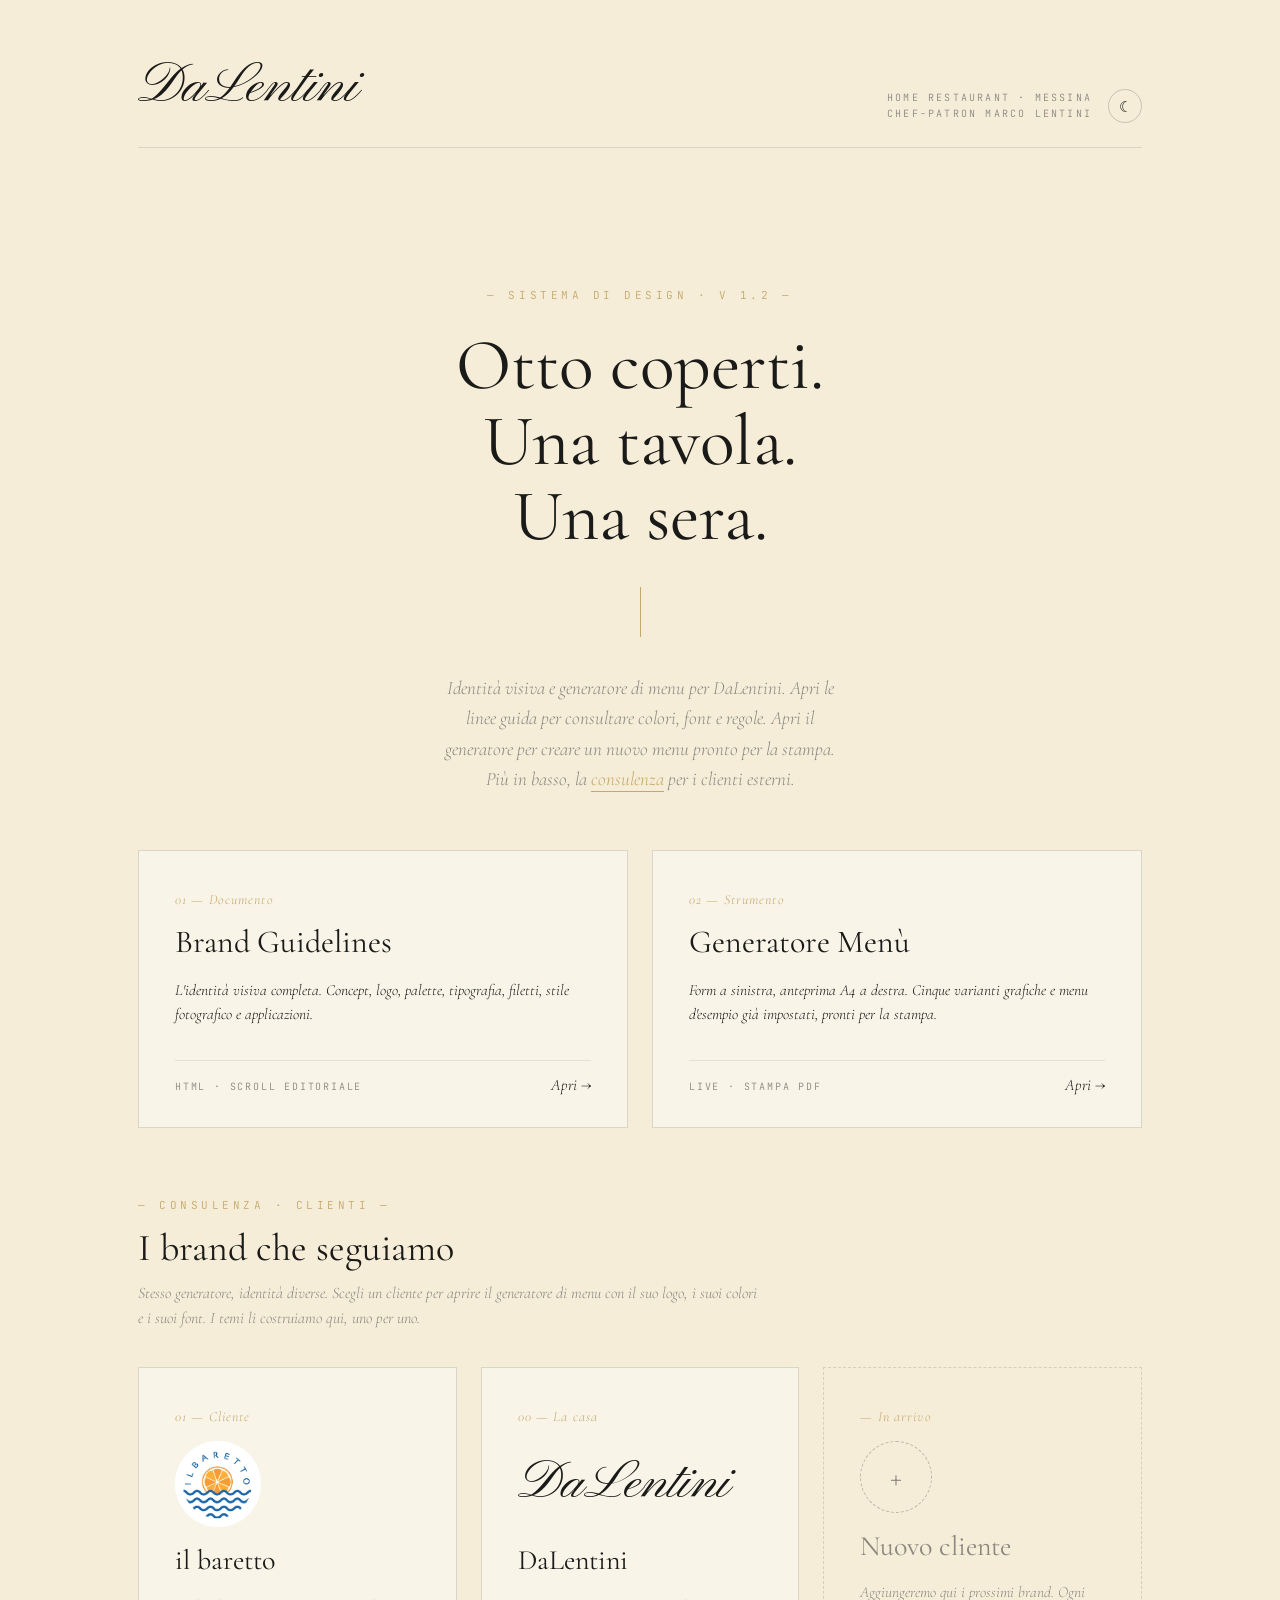
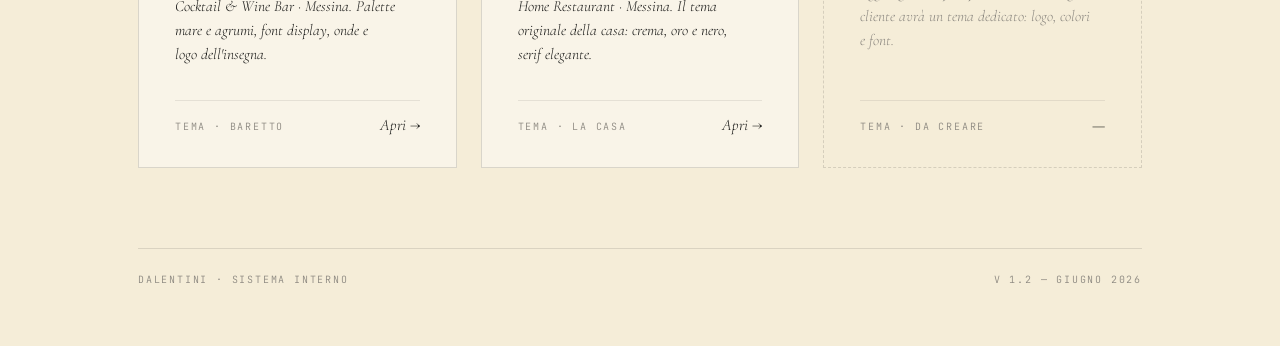
<file: index.html>
<!DOCTYPE html>
<html lang="it">
<head>
<meta charset="UTF-8">
<title>DaLentini · Sistema</title>
<meta name="viewport" content="width=device-width, initial-scale=1.0">
<meta name="color-scheme" content="light dark">
<meta name="darkreader-lock">
<script>(function(){try{var t=localStorage.getItem('ui.theme')||'light';document.documentElement.setAttribute('data-theme',t);}catch(e){document.documentElement.setAttribute('data-theme','light');}})();</script>
<link rel="manifest" href="manifest.webmanifest">
<meta name="theme-color" content="#1A1A18">
<meta name="apple-mobile-web-app-capable" content="yes">
<meta name="apple-mobile-web-app-title" content="DaLentini">
<link rel="apple-touch-icon" href="apple-touch-icon.png">
<script>
if('serviceWorker' in navigator){
  addEventListener('load',function(){
    navigator.serviceWorker.register('sw.js').then(function(reg){
      // Quando una nuova versione viene attivata, ricarica una volta sola
      reg.addEventListener('updatefound',function(){
        var nw=reg.installing; if(!nw) return;
        nw.addEventListener('statechange',function(){
          if(nw.state==='activated' && navigator.serviceWorker.controller) location.reload();
        });
      });
    }).catch(function(){});
  });
}
</script>
<link rel="preconnect" href="https://fonts.googleapis.com">
<link rel="preconnect" href="https://fonts.gstatic.com" crossorigin>
<link href="https://fonts.googleapis.com/css2?family=Pinyon+Script&family=Cormorant+Garamond:ital,wght@0,300;0,400;0,500;1,300;1,400&family=Poppins:ital,wght@0,300;0,400;1,300;1,400&family=JetBrains+Mono:wght@400&display=swap" rel="stylesheet">
<style>
  :root{
    color-scheme: light;
    --cream:#F5EDD8;
    --ink:#1A1A18;
    --gold:#C4A86A;
    --warm-grey:#8C8880;
    --card: color-mix(in srgb, var(--cream) 60%, white);
    --f-display:'Palace Script MT','Pinyon Script', cursive;
    --f-serif:'Cormorant Garamond','Palatino Linotype', Palatino, serif;
    --f-body:'Poppins', system-ui, sans-serif;
    --f-mono:'JetBrains Mono', ui-monospace, monospace;
  }
  :root[data-theme="dark"]{
    color-scheme: dark;
    --cream:#16150F;
    --ink:#F3ECD9;
    --gold:#D8BE7E;
    --warm-grey:#9A9382;
    --card: color-mix(in srgb, var(--cream) 70%, #2a2820);
  }
  *{ box-sizing: border-box; margin: 0; padding: 0;}
  body{
    background: var(--cream);
    color: var(--ink);
    font-family: var(--f-body);
    font-weight: 300;
    min-height: 100vh;
    -webkit-font-smoothing: antialiased;
    -moz-osx-font-smoothing: grayscale;
    display: flex;
    flex-direction: column;
  }
  .page{
    flex: 1;
    max-width: 1100px;
    width: 100%;
    margin: 0 auto;
    padding: 60px 48px;
    display: grid;
    grid-template-rows: auto 1fr auto;
    gap: 80px;
  }
  header{
    display: flex;
    justify-content: space-between;
    align-items: baseline;
    border-bottom: 1px solid color-mix(in srgb, var(--ink) 12%, transparent);
    padding-bottom: 24px;
  }
  .brand{
    font-family: var(--f-display);
    font-size: 56px;
    line-height: 1;
    color: var(--ink);
  }
  .stamp{
    font-family: var(--f-mono);
    font-size: 10px;
    letter-spacing: 0.22em;
    text-transform: uppercase;
    color: var(--warm-grey);
    text-align: right;
    line-height: 1.6;
  }
  .head-right{ display: flex; align-items: center; gap: 16px;}
  .theme-toggle{
    width: 34px; height: 34px;
    flex: 0 0 auto;
    border: 1px solid color-mix(in srgb, var(--ink) 20%, transparent);
    background: transparent;
    color: var(--ink);
    border-radius: 50%;
    cursor: pointer;
    font-size: 15px; line-height: 1;
    display: inline-flex; align-items: center; justify-content: center;
    transition: all .2s ease;
  }
  .theme-toggle:hover{ background: var(--ink); color: var(--cream); border-color: var(--ink);}
  :where(a, button):focus-visible{ outline: 2px solid var(--gold); outline-offset: 3px;}

  .hero{
    display: flex;
    flex-direction: column;
    align-items: center;
    text-align: center;
    padding: 60px 0 20px;
  }
  .eyebrow{
    font-family: var(--f-mono);
    font-size: 11px;
    letter-spacing: 0.32em;
    text-transform: uppercase;
    color: var(--gold);
    margin-bottom: 26px;
  }
  .hero h1{
    font-family: var(--f-serif);
    font-weight: 400;
    font-size: clamp(40px, 6vw, 72px);
    line-height: 1.05;
    max-width: 14ch;
    text-wrap: balance;
  }
  .hero p{
    font-family: var(--f-serif);
    font-style: italic;
    font-size: clamp(16px, 1.5vw, 19px);
    color: var(--warm-grey);
    max-width: 52ch;
    margin-top: 22px;
    line-height: 1.6;
  }
  .hero-rule{
    width: 1px; height: 50px;
    background: var(--gold);
    margin: 32px 0 14px;
  }

  .cards{
    display: grid;
    grid-template-columns: 1fr 1fr;
    gap: 24px;
    margin-top: 36px;
  }
  .card{
    text-decoration: none;
    color: inherit;
    border: 1px solid color-mix(in srgb, var(--ink) 14%, transparent);
    padding: 40px 36px 32px;
    display: flex;
    flex-direction: column;
    gap: 16px;
    background: var(--card);
    transition: all .2s ease;
    position: relative;
    min-height: 260px;
  }
  .card:hover{
    background: var(--ink);
    color: var(--cream);
    border-color: var(--ink);
  }
  .card:hover .num{ color: var(--gold);}
  .card:hover .arrow{ color: var(--gold);}
  .card:hover .meta{ color: color-mix(in srgb, var(--cream) 70%, transparent);}
  .num{
    font-family: var(--f-serif);
    font-style: italic;
    font-size: 14px;
    color: var(--gold);
    letter-spacing: 0.08em;
    transition: color .2s;
  }
  .card h2{
    font-family: var(--f-serif);
    font-weight: 400;
    font-size: 32px;
    line-height: 1.1;
    text-wrap: balance;
  }
  .card .desc{
    font-family: var(--f-serif);
    font-style: italic;
    font-size: 15.5px;
    line-height: 1.55;
    margin-top: 2px;
    flex: 1;
    text-wrap: pretty;
  }
  .card .meta{
    font-family: var(--f-mono);
    font-size: 10px;
    letter-spacing: 0.18em;
    text-transform: uppercase;
    color: var(--warm-grey);
    margin-top: 18px;
    padding-top: 14px;
    border-top: 1px solid color-mix(in srgb, currentColor 18%, transparent);
    display: flex;
    justify-content: space-between;
    align-items: baseline;
    transition: color .2s;
  }
  .card .arrow{
    font-family: var(--f-serif);
    font-style: italic;
    font-size: 16px;
    color: var(--ink);
    transition: color .2s;
    letter-spacing: 0;
    text-transform: none;
  }

  footer{
    border-top: 1px solid color-mix(in srgb, var(--ink) 12%, transparent);
    padding-top: 24px;
    display: flex;
    justify-content: space-between;
    font-family: var(--f-mono);
    font-size: 10px;
    letter-spacing: 0.18em;
    text-transform: uppercase;
    color: var(--warm-grey);
  }

  .hero-link{ color: var(--gold); text-decoration: none; border-bottom: 1px solid currentColor; padding-bottom: 1px;}
  .hero-link:hover{ color: var(--ink);}

  /* Consulenza · clienti */
  .consulenza{ margin-top: 70px;}
  .section-head{ max-width: 62ch; margin-bottom: 30px;}
  .section-head .eyebrow{ margin-bottom: 16px;}
  .section-title{
    font-family: var(--f-serif);
    font-weight: 400;
    font-size: clamp(26px, 3vw, 38px);
    line-height: 1.1;
  }
  .section-desc{
    font-family: var(--f-serif);
    font-style: italic;
    font-size: 16px;
    color: var(--warm-grey);
    margin-top: 12px;
    line-height: 1.55;
  }
  .client-cards{ grid-template-columns: 1fr 1fr 1fr;}
  .client-card{ min-height: 280px;}
  .client-logo{
    height: 86px;
    display: flex;
    align-items: center;
    justify-content: flex-start;
    margin-bottom: 2px;
  }
  .client-logo img{ height: 86px; width: auto; object-fit: contain;}
  .client-logo-chip{
    width: 86px; height: 86px;
    border-radius: 50%;
    overflow: hidden;
    background: #fff;
    display: flex; align-items: center; justify-content: center;
    flex: 0 0 auto;
  }
  .client-logo-chip img{ width: 86px; height: 86px; object-fit: contain;}
  .client-logo-word{
    font-family: var(--f-display);
    font-size: 54px;
    line-height: 1;
    color: var(--ink);
  }
  .client-logo-empty{
    width: 72px; height: 72px;
    border: 1px dashed color-mix(in srgb, var(--ink) 28%, transparent);
    border-radius: 50%;
    display: flex; align-items: center; justify-content: center;
    font-family: var(--f-serif);
    font-size: 30px;
    color: var(--warm-grey);
  }
  .client-card h3{
    font-family: var(--f-serif);
    font-weight: 400;
    font-size: 28px;
    line-height: 1.1;
  }
  .card-empty{
    cursor: default;
    background: transparent;
    border-style: dashed;
    color: var(--warm-grey);
  }
  .card-empty:hover{
    background: transparent;
    color: var(--warm-grey);
    border-color: color-mix(in srgb, var(--ink) 20%, transparent);
  }
  .card-empty:hover .arrow{ color: var(--warm-grey);}

  @media (max-width: 760px){
    .cards{ grid-template-columns: 1fr;}
    .client-cards{ grid-template-columns: 1fr;}
    .page{ padding: 40px 24px; gap: 50px;}
    .brand{ font-size: 42px;}
  }
</style>
</head>
<body>
<div class="page">

  <header>
    <span class="brand">DaLentini</span>
    <div class="head-right">
      <span class="stamp">Home Restaurant · Messina<br>chef-patron Marco Lentini</span>
      <button class="theme-toggle" id="themeToggle" type="button" aria-label="Cambia tema chiaro/scuro" title="Cambia tema">☾</button>
    </div>
  </header>

  <main>
    <div class="hero">
      <div class="eyebrow">— Sistema di Design · v 1.2 —</div>
      <h1>Otto coperti.<br/>Una tavola.<br/>Una sera.</h1>
      <div class="hero-rule"></div>
      <p>Identità visiva e generatore di menu per <em>DaLentini</em>. Apri le linee guida per consultare colori, font e regole. Apri il generatore per creare un nuovo menu pronto per la stampa. Più in basso, la <a href="#consulenza" class="hero-link">consulenza</a> per i clienti esterni.</p>
    </div>

    <div class="cards">
      <a href="Brand Guidelines.html" class="card">
        <div class="num">01 — Documento</div>
        <h2>Brand Guidelines</h2>
        <div class="desc">L'identità visiva completa. Concept, logo, palette, tipografia, filetti, stile fotografico e applicazioni.</div>
        <div class="meta">
          <span>HTML · scroll editoriale</span>
          <span class="arrow">Apri →</span>
        </div>
      </a>
      <a href="Menu Generator.html?client=dalentini" class="card">
        <div class="num">02 — Strumento</div>
        <h2>Generatore Menù</h2>
        <div class="desc">Form a sinistra, anteprima A4 a destra. Cinque varianti grafiche e menu d'esempio già impostati, pronti per la stampa.</div>
        <div class="meta">
          <span>Live · stampa PDF</span>
          <span class="arrow">Apri →</span>
        </div>
      </a>
    </div>

    <section id="consulenza" class="consulenza">
      <div class="section-head">
        <div class="eyebrow">— Consulenza · Clienti —</div>
        <h2 class="section-title">I brand che seguiamo</h2>
        <p class="section-desc">Stesso generatore, identità diverse. Scegli un cliente per aprire il generatore di menu con il suo logo, i suoi colori e i suoi font. I temi li costruiamo qui, uno per uno.</p>
      </div>
      <div class="cards client-cards">
        <a href="Menu Generator.html?client=baretto" class="card client-card">
          <div class="num">01 — Cliente</div>
          <div class="client-logo client-logo-chip"><img src="baretto/baretto.png" alt="il baretto"></div>
          <h3>il baretto</h3>
          <div class="desc">Cocktail &amp; Wine Bar · Messina. Palette mare e agrumi, font display, onde e logo dell'insegna.</div>
          <div class="meta">
            <span>Tema · Baretto</span>
            <span class="arrow">Apri →</span>
          </div>
        </a>
        <a href="Menu Generator.html?client=dalentini" class="card client-card">
          <div class="num">00 — La casa</div>
          <div class="client-logo client-logo-word">DaLentini</div>
          <h3>DaLentini</h3>
          <div class="desc">Home Restaurant · Messina. Il tema originale della casa: crema, oro e nero, serif elegante.</div>
          <div class="meta">
            <span>Tema · La casa</span>
            <span class="arrow">Apri →</span>
          </div>
        </a>
        <div class="card client-card card-empty">
          <div class="num">— In arrivo</div>
          <div class="client-logo client-logo-empty">+</div>
          <h3>Nuovo cliente</h3>
          <div class="desc">Aggiungeremo qui i prossimi brand. Ogni cliente avrà un tema dedicato: logo, colori e font.</div>
          <div class="meta">
            <span>Tema · da creare</span>
            <span class="arrow">—</span>
          </div>
        </div>
      </div>
    </section>
  </main>

  <footer>
    <span>DaLentini · sistema interno</span>
    <span>v 1.2 — giugno 2026</span>
  </footer>

</div>
<script>
  (function(){
    var btn = document.getElementById('themeToggle');
    if(!btn) return;
    var root = document.documentElement;
    function sync(){ btn.textContent = root.getAttribute('data-theme') === 'dark' ? '☀' : '☾'; }
    sync();
    btn.addEventListener('click', function(){
      var next = root.getAttribute('data-theme') === 'dark' ? 'light' : 'dark';
      root.setAttribute('data-theme', next);
      try{ localStorage.setItem('ui.theme', next); }catch(e){}
      sync();
    });
  })();
</script>
</body>
</html>
</file>
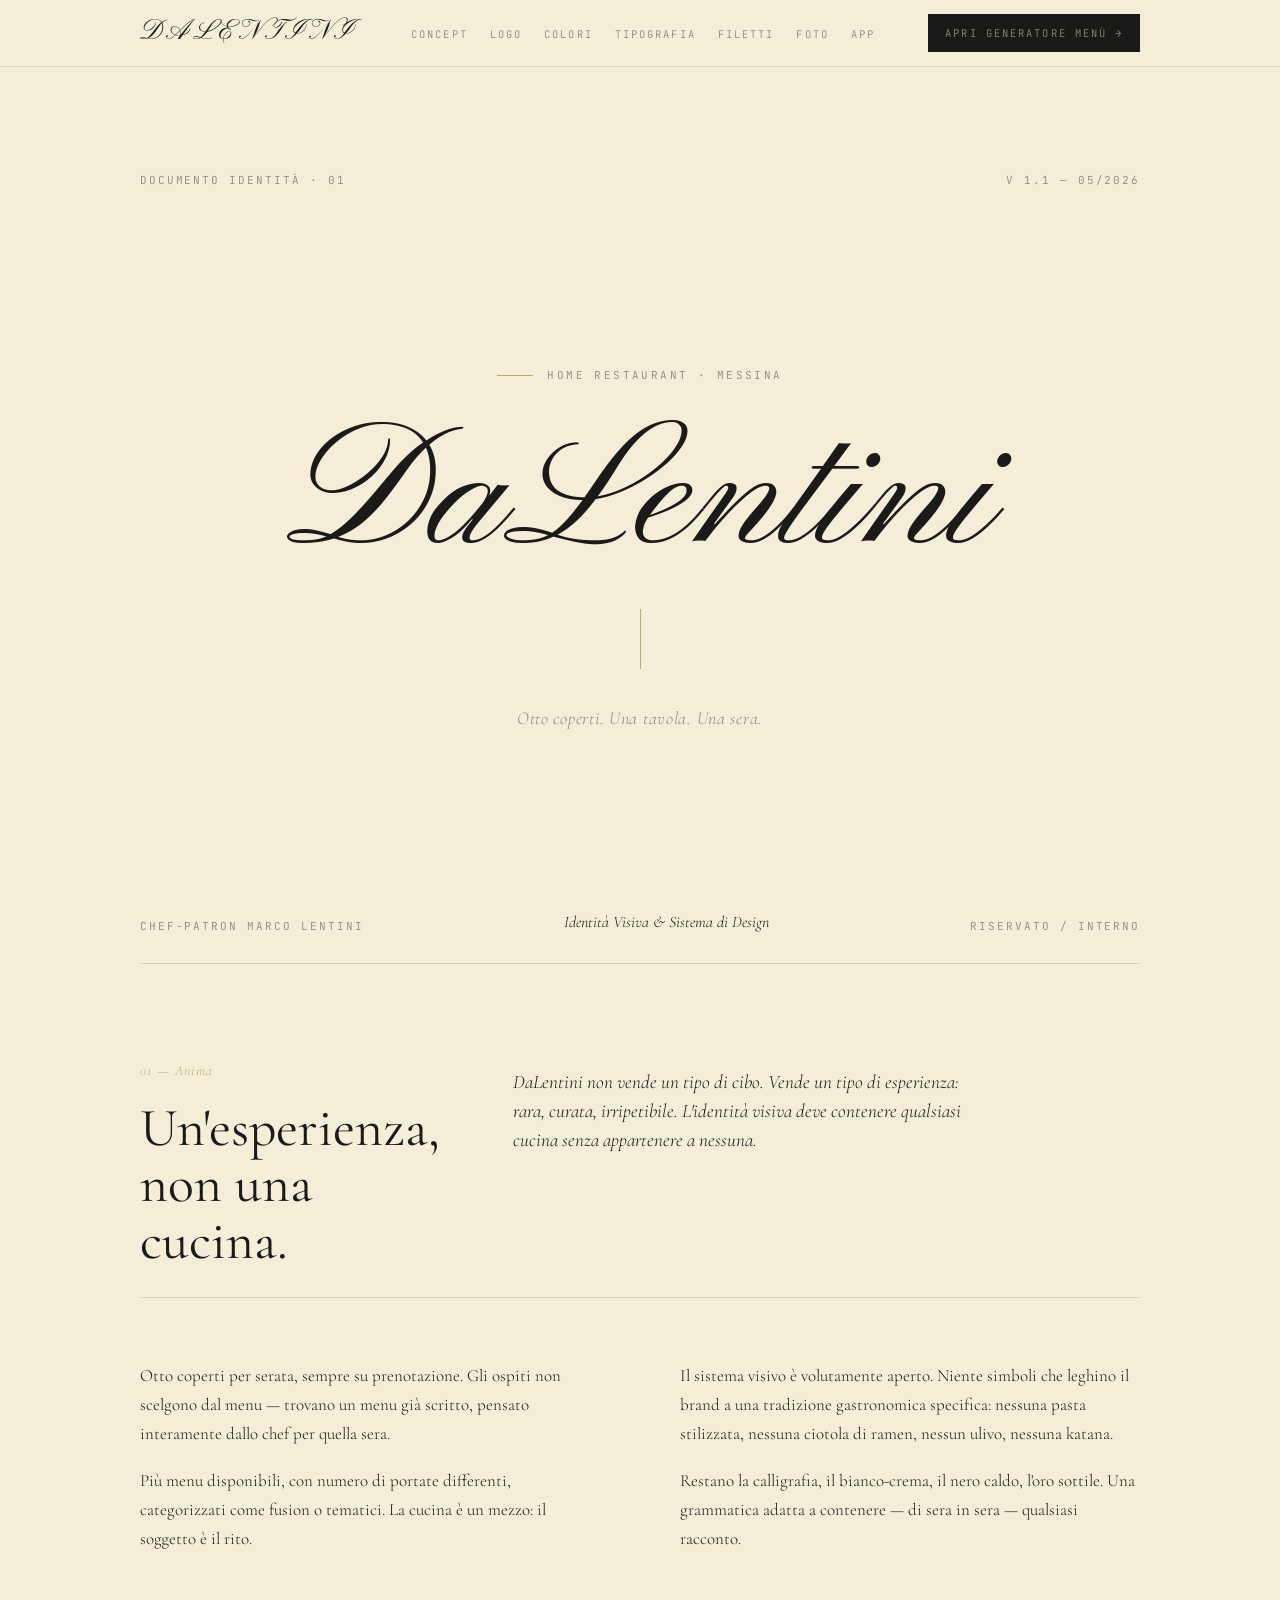
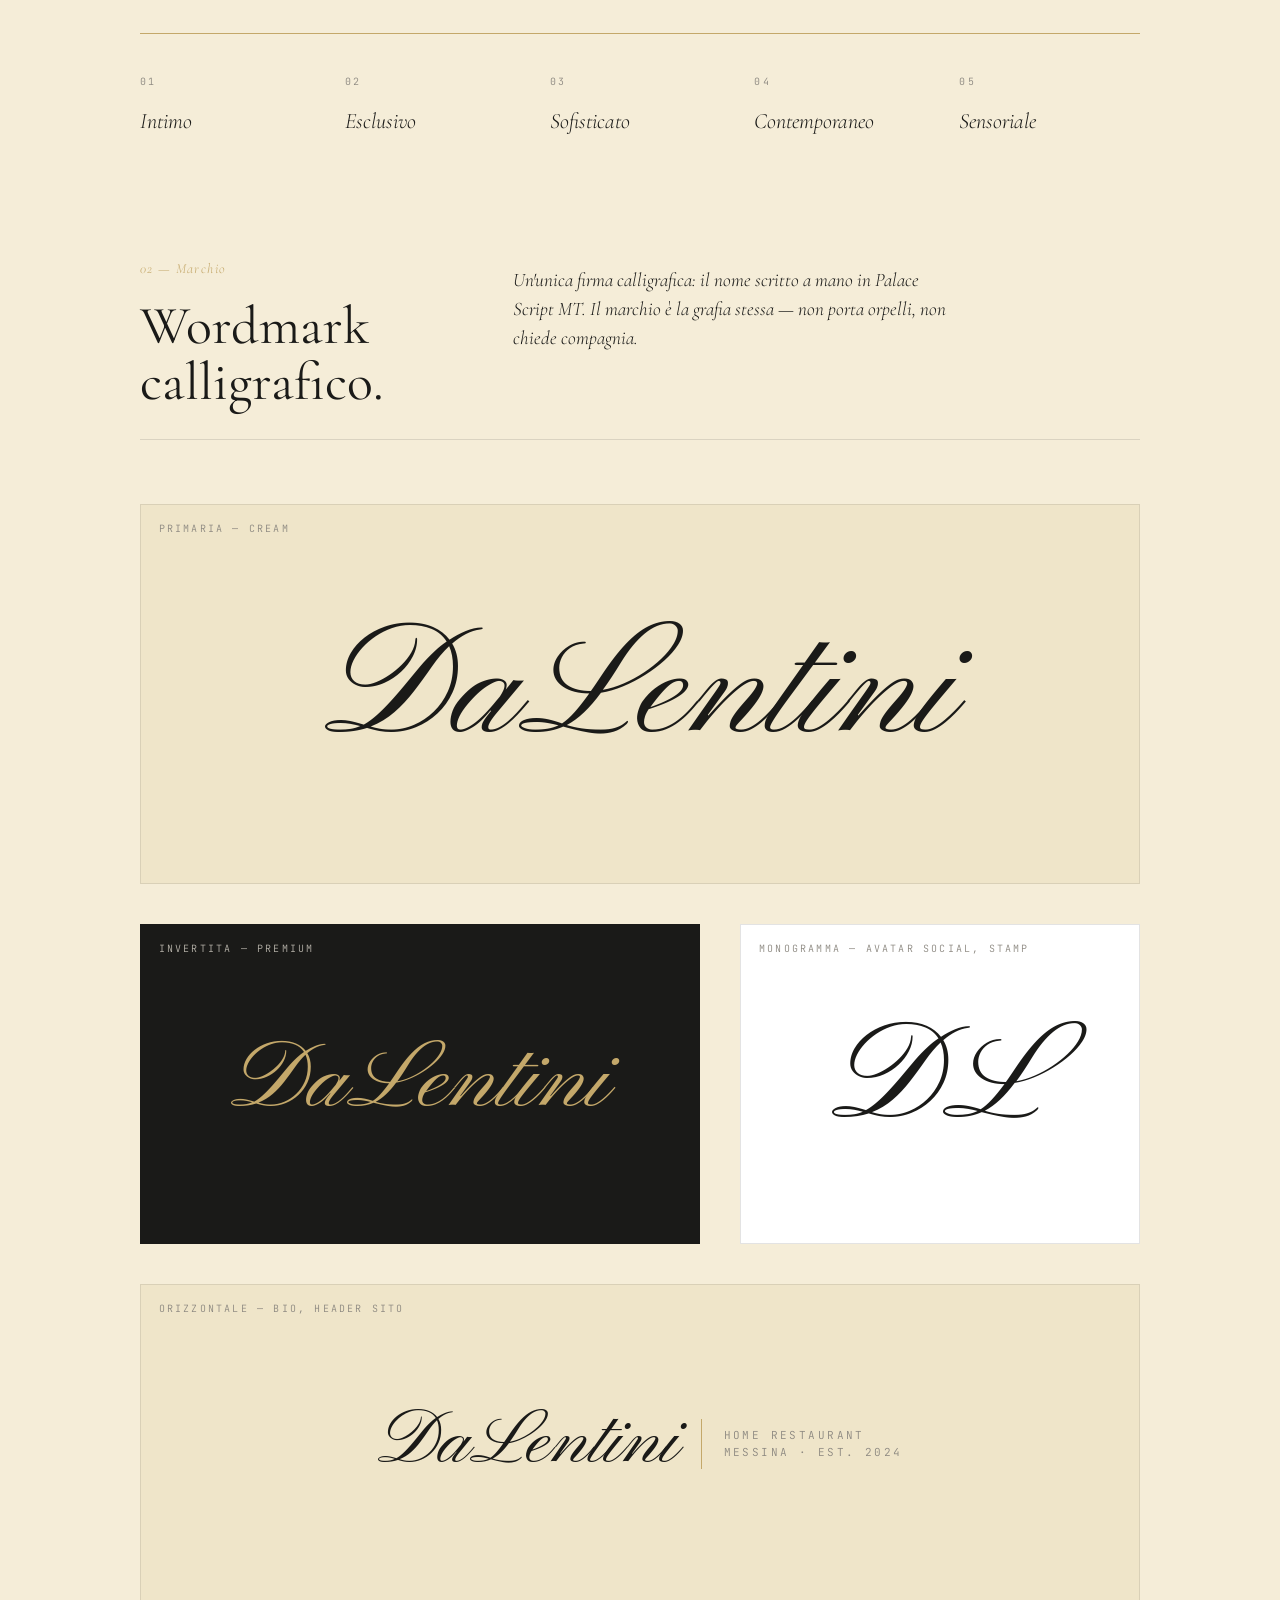
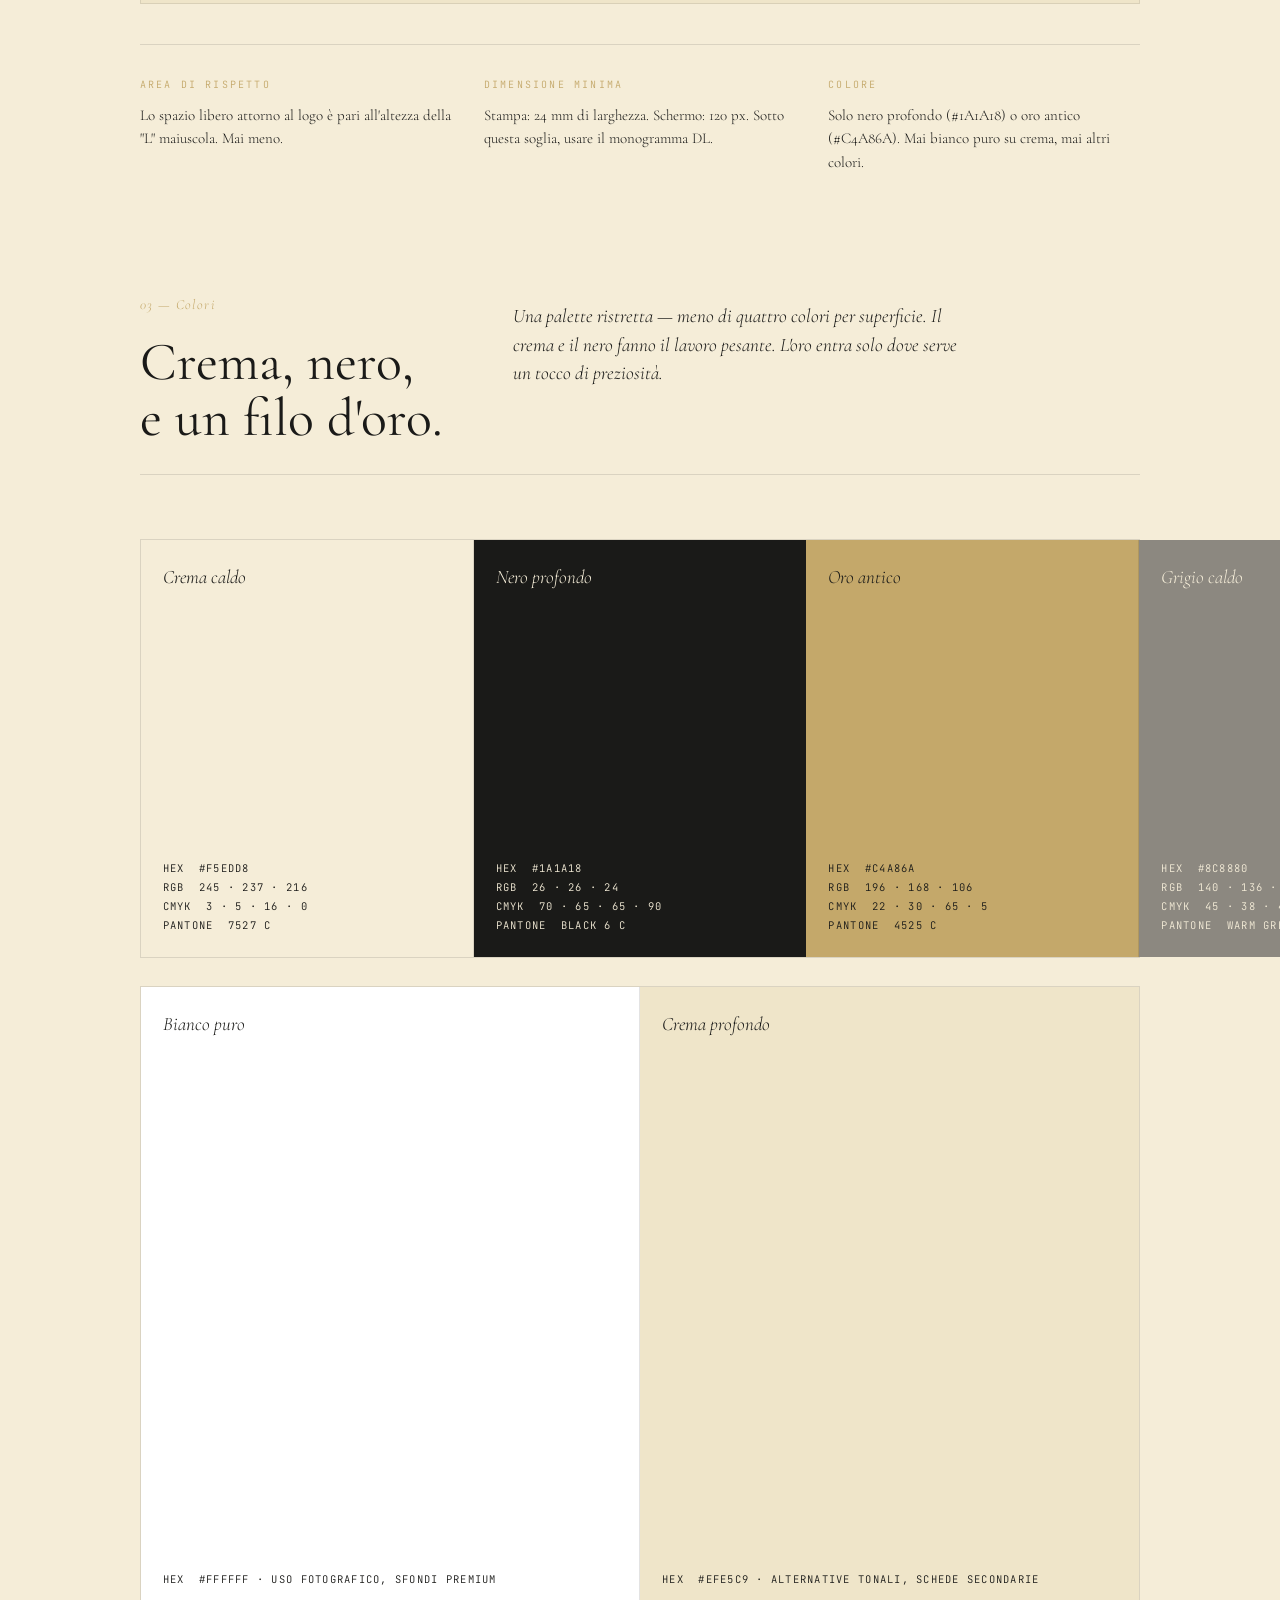
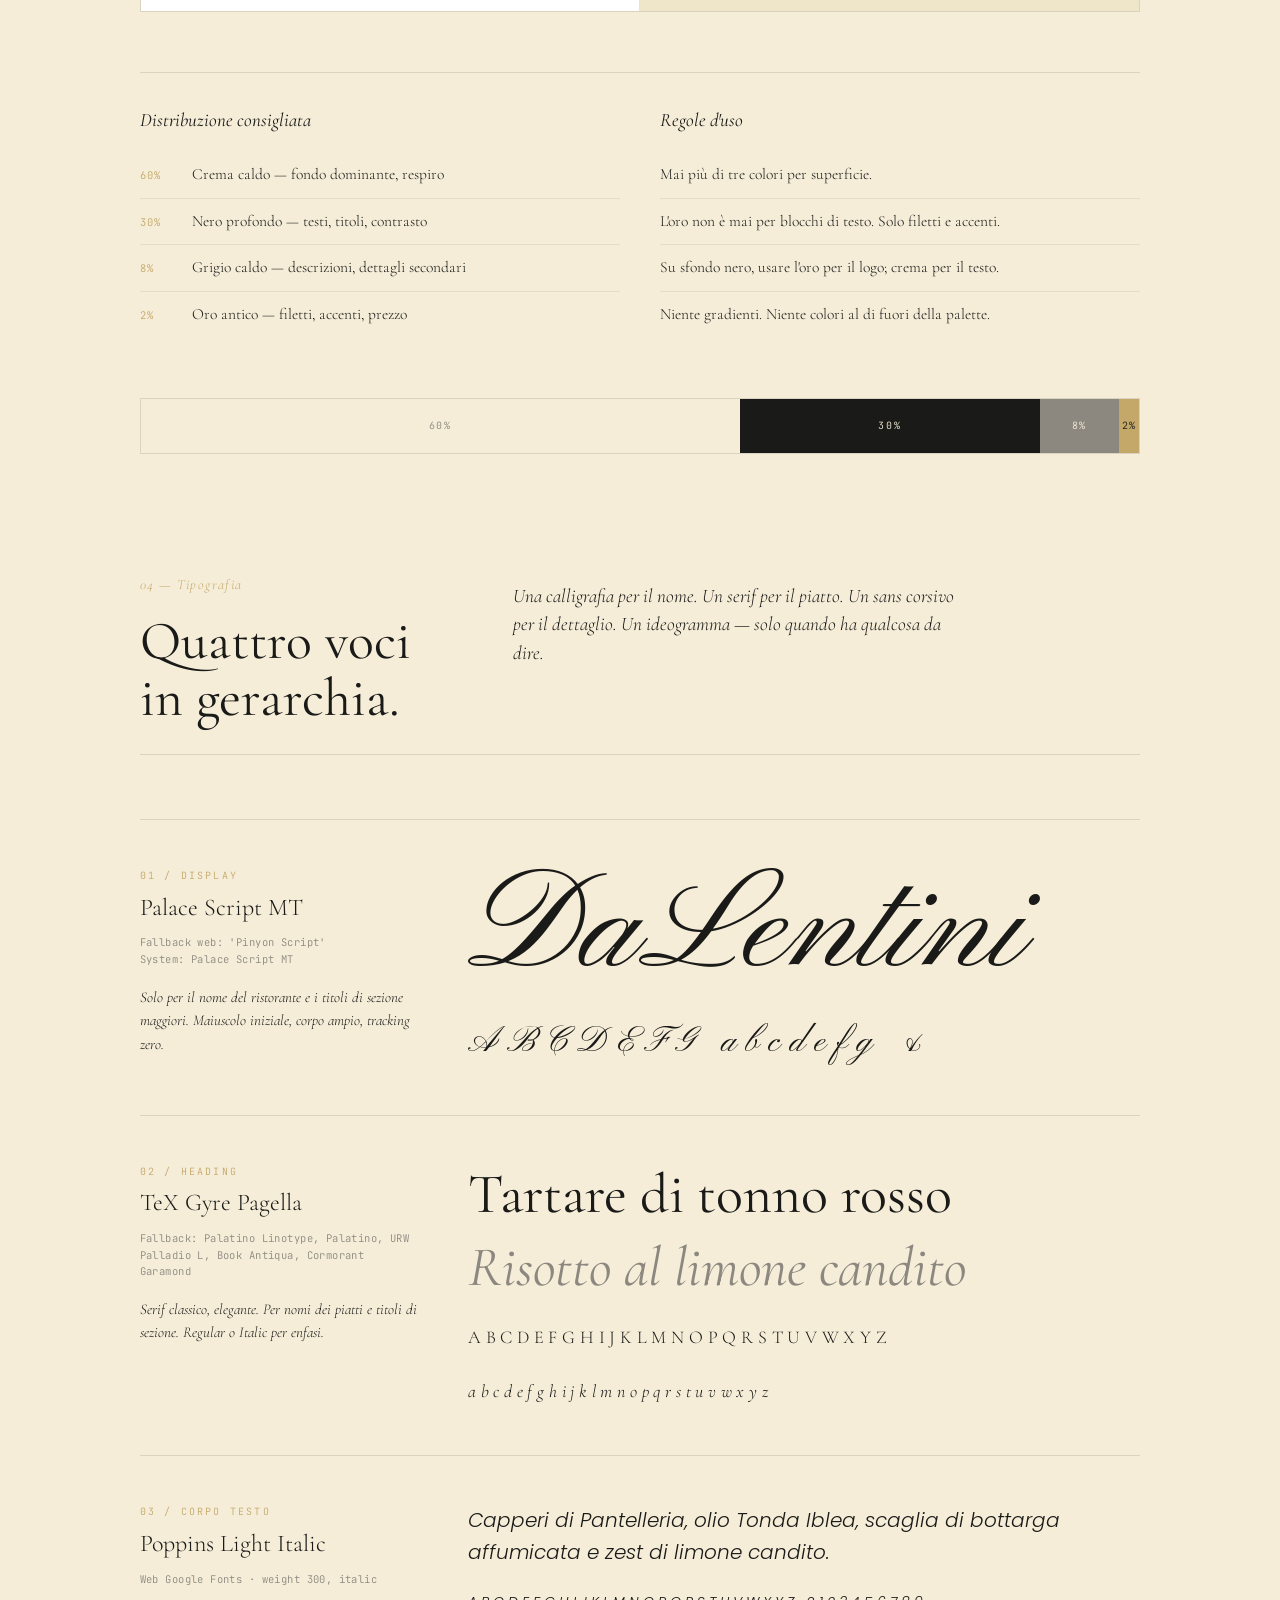
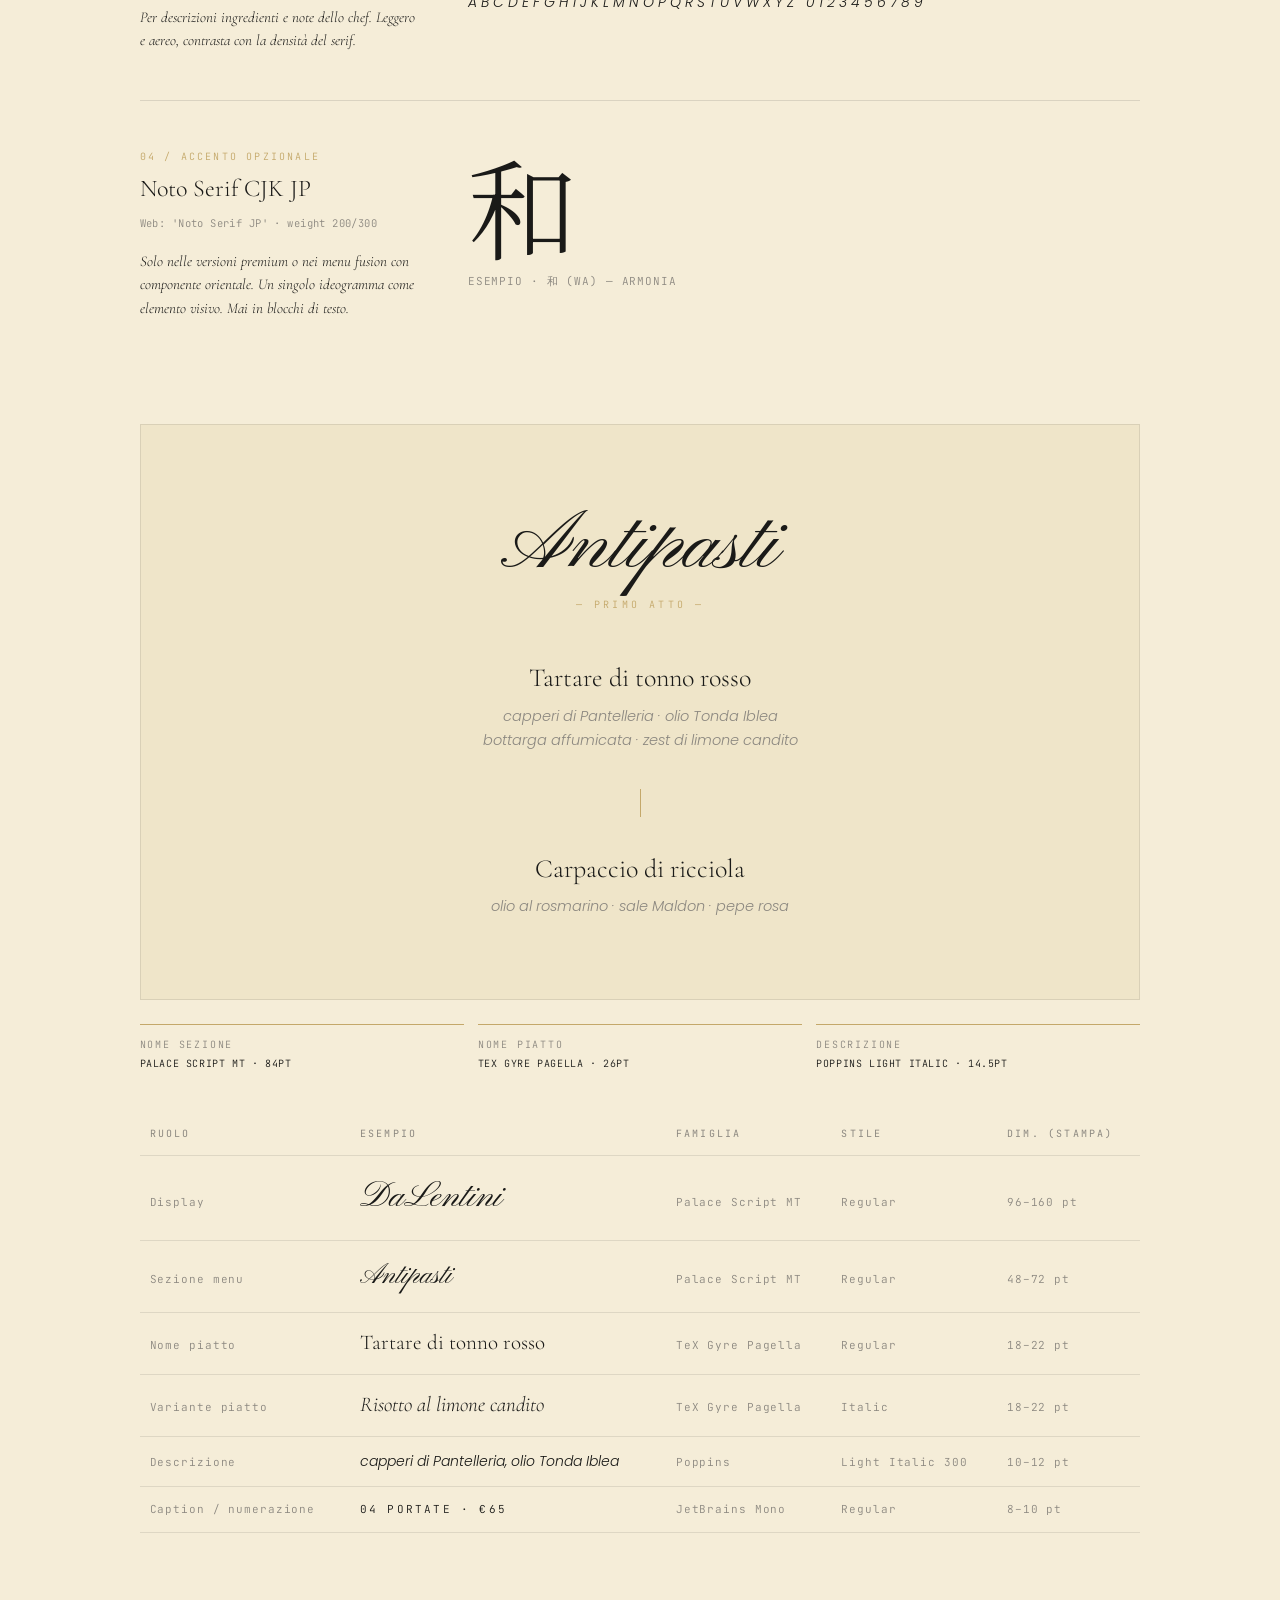
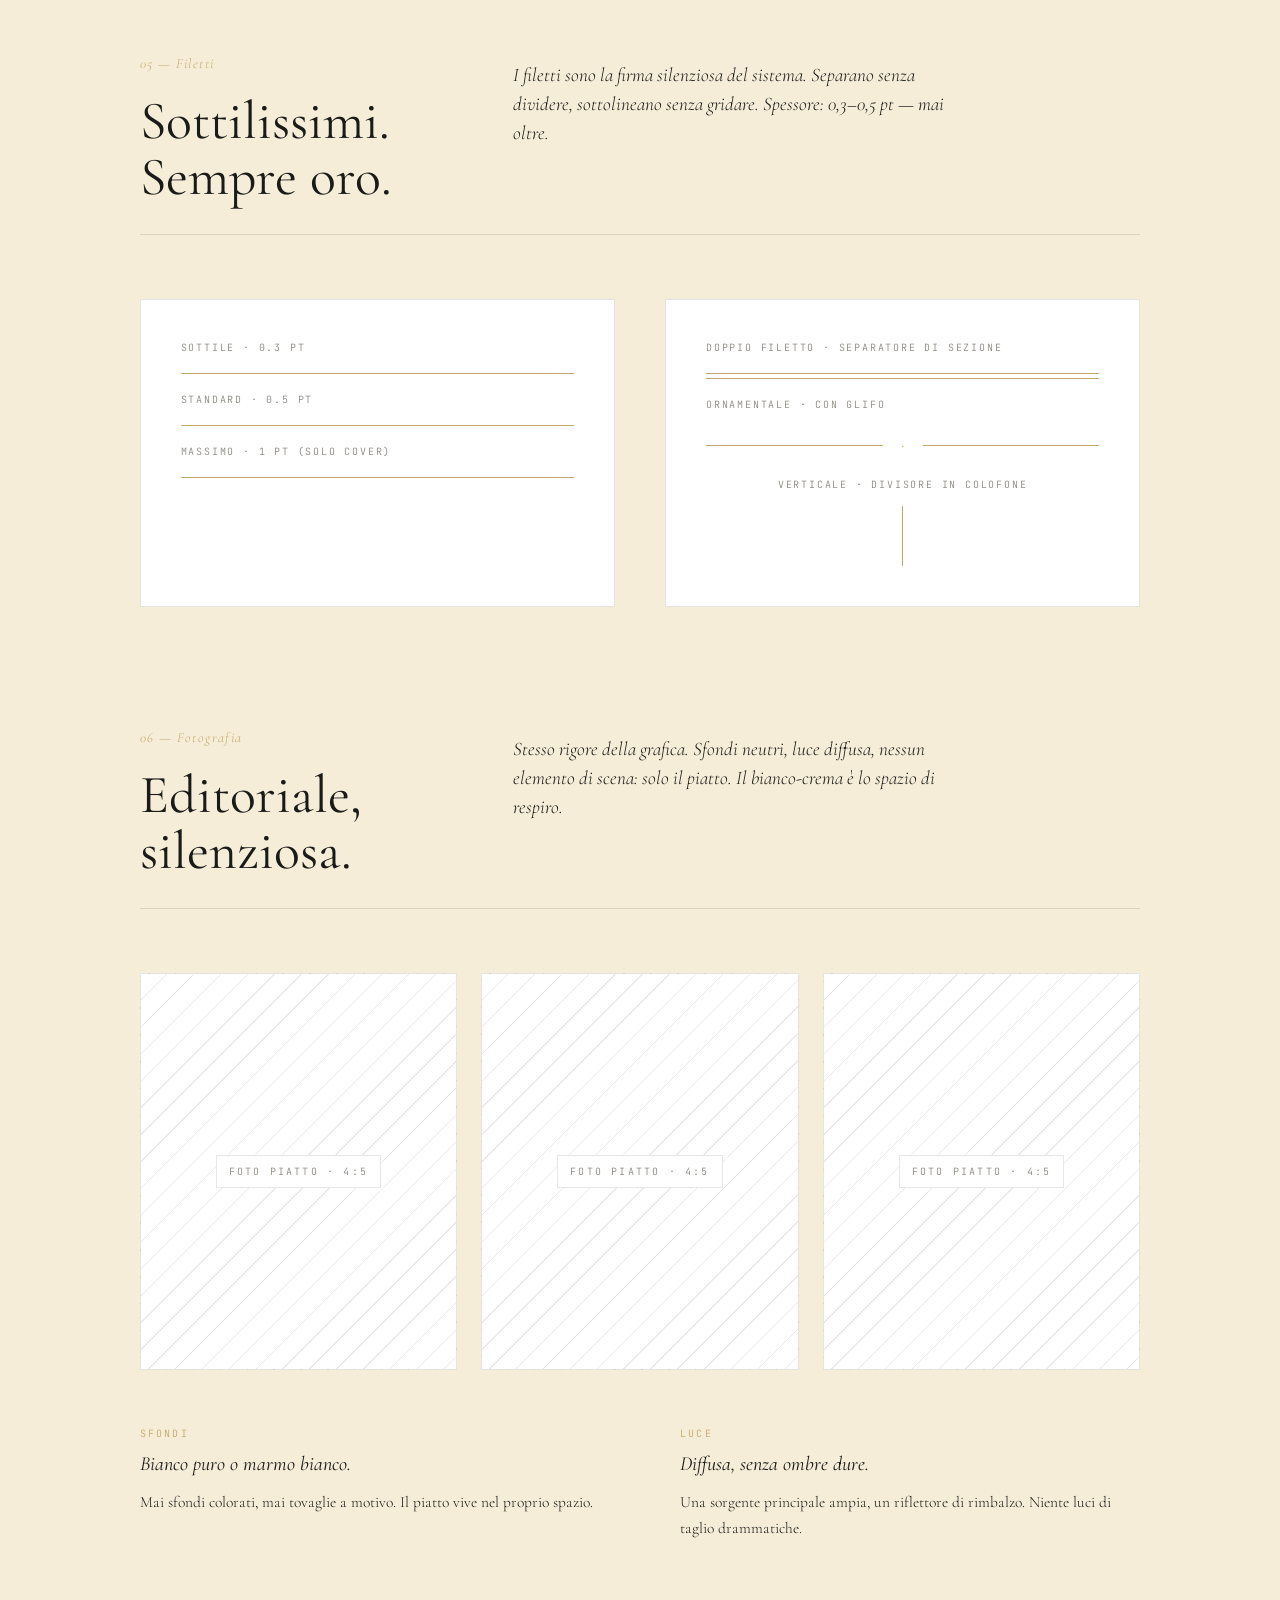
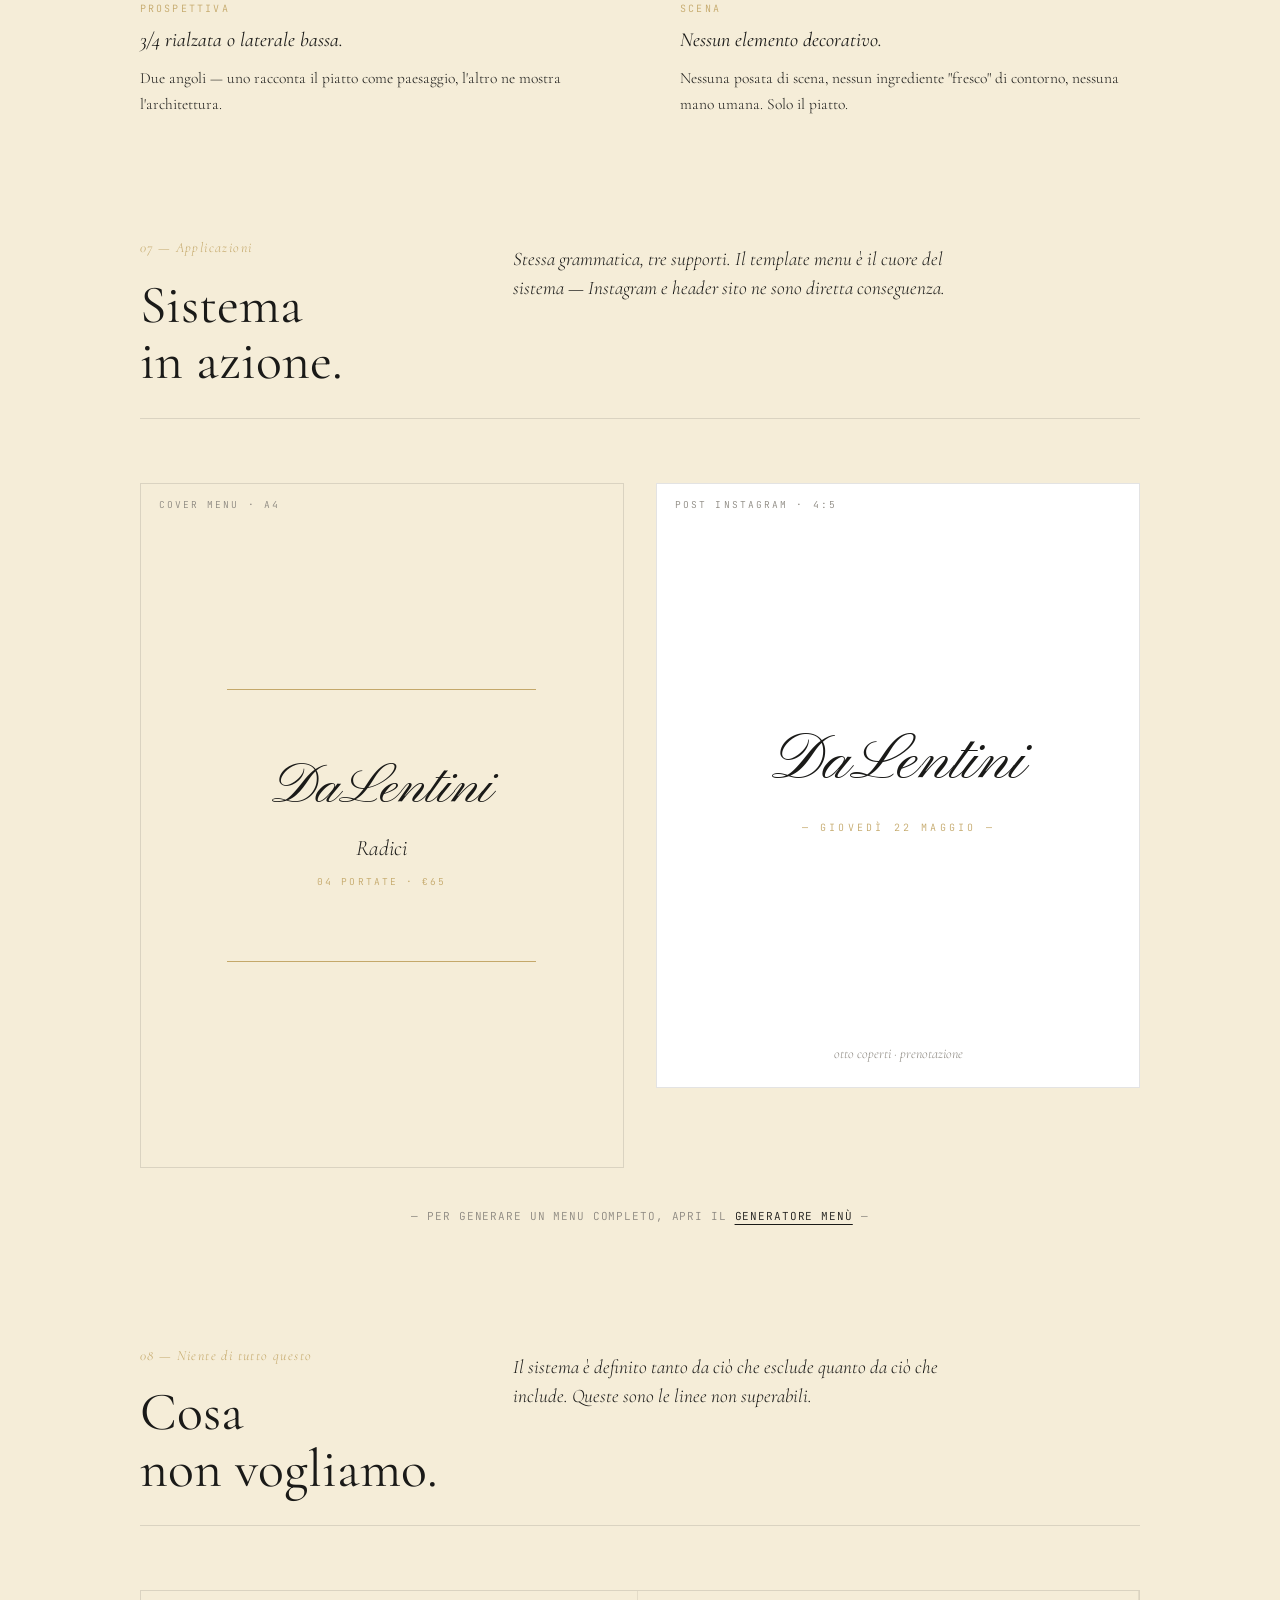
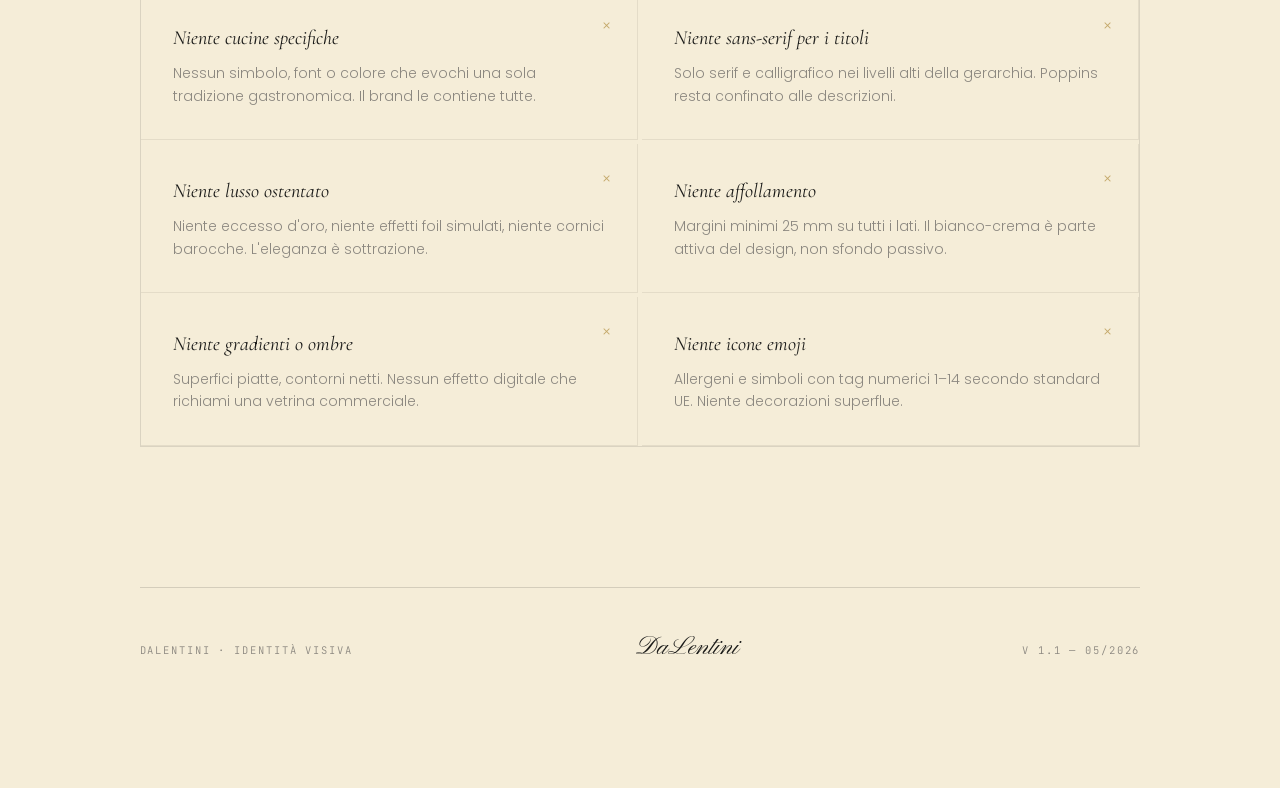
<file: Brand Guidelines.html>
<!DOCTYPE html>
<html lang="it">
<head>
<meta charset="UTF-8">
<title>DaLentini · Identità Visiva</title>
<meta name="viewport" content="width=device-width, initial-scale=1.0">
<meta name="color-scheme" content="light">
<!-- Documento sempre su carta chiara: blocca l'inversione forzata del dark-mode -->
<meta name="darkreader-lock">
<template id="__bundler_thumbnail">
<svg xmlns="http://www.w3.org/2000/svg" viewBox="0 0 100 100">
  <rect width="100" height="100" fill="#F5EDD8"/>
  <line x1="20" y1="30" x2="80" y2="30" stroke="#C4A86A" stroke-width="0.6"/>
  <text x="50" y="58" text-anchor="middle" font-family="Palatino, serif" font-style="italic" font-size="14" fill="#1A1A18">DaLentini</text>
  <line x1="35" y1="70" x2="65" y2="70" stroke="#C4A86A" stroke-width="0.4"/>
  <text x="50" y="80" text-anchor="middle" font-family="monospace" font-size="4" letter-spacing="0.5" fill="#8C8880">BRAND GUIDELINES</text>
</svg>
</template>
<link rel="preconnect" href="https://fonts.googleapis.com">
<link rel="preconnect" href="https://fonts.gstatic.com" crossorigin>
<link href="https://fonts.googleapis.com/css2?family=Pinyon+Script&family=Cormorant+Garamond:ital,wght@0,300;0,400;0,500;0,600;1,300;1,400;1,500&family=Poppins:ital,wght@0,300;0,400;1,300;1,400&family=Noto+Serif+JP:wght@200;300;400;500&family=JetBrains+Mono:wght@400&display=swap" rel="stylesheet">
<style>
  :root{
    color-scheme: light;
    --cream:#F5EDD8;
    --cream-deep:#EFE5C9;
    --ink:#1A1A18;
    --gold:#C4A86A;
    --gold-soft:#D9C28B;
    --warm-grey:#8C8880;
    --warm-grey-light:#B8B4AB;
    --line:#1A1A18;
    --white:#FFFFFF;

    --f-display:'Palace Script MT','Pinyon Script', cursive;
    --f-serif:'TeX Gyre Pagella','Palatino Linotype', Palatino,'URW Palladio L','Book Antiqua','Cormorant Garamond', serif;
    --f-body:'Poppins', system-ui, sans-serif;
    --f-cjk:'Noto Serif JP', serif;
    --f-mono:'JetBrains Mono', ui-monospace, monospace;
  }
  *{ box-sizing: border-box; margin:0; padding:0; }
  html{ scroll-behavior: smooth; }
  body{
    background: var(--cream);
    color: var(--ink);
    font-family: var(--f-body);
    font-weight: 300;
    -webkit-font-smoothing: antialiased;
    -moz-osx-font-smoothing: grayscale;
    line-height: 1.55;
  }

  /* ============ PAGE SHELL ============ */
  .page{
    max-width: 1180px;
    margin: 0 auto;
    padding: clamp(40px, 6vw, 96px) clamp(28px, 7vw, 110px) 120px;
  }

  /* ============ TYPOGRAPHY ============ */
  .display{
    font-family: var(--f-display);
    font-weight: 400;
    letter-spacing: 0;
  }
  .serif{ font-family: var(--f-serif); font-weight: 400; }
  .serif-italic{ font-family: var(--f-serif); font-style: italic; font-weight: 400;}
  .body-italic{ font-family: var(--f-body); font-style: italic; font-weight: 300; }
  .mono{ font-family: var(--f-mono); font-size: 11px; letter-spacing: 0.08em; text-transform: uppercase; color: var(--warm-grey);}

  .eyebrow{
    font-family: var(--f-mono);
    font-size: 11px;
    letter-spacing: 0.22em;
    text-transform: uppercase;
    color: var(--warm-grey);
    display: inline-flex;
    align-items: center;
    gap: 14px;
  }
  .eyebrow::before{
    content:"";
    width: 36px;
    height: 1px;
    background: var(--gold);
    display:inline-block;
  }

  /* ============ COVER ============ */
  .cover{
    min-height: calc(100vh - 80px);
    display: grid;
    grid-template-rows: auto 1fr auto;
    padding: 28px 0 28px;
    border-bottom: 1px solid color-mix(in srgb, var(--ink) 15%, transparent);
    margin-bottom: 96px;
  }
  .cover-top{
    display: flex;
    justify-content: space-between;
    align-items: baseline;
    font-family: var(--f-mono);
    font-size: 11px;
    letter-spacing: 0.18em;
    text-transform: uppercase;
    color: var(--warm-grey);
  }
  .cover-center{
    display: flex;
    flex-direction: column;
    justify-content: center;
    align-items: center;
    text-align: center;
    padding: 60px 0;
  }
  .wordmark{
    font-family: var(--f-display);
    font-size: clamp(80px, 14vw, 220px);
    line-height: 0.9;
    color: var(--ink);
  }
  .wordmark .cap{ font-size: 1.08em; }
  .cover-tagline{
    font-family: var(--f-serif);
    font-style: italic;
    font-size: clamp(15px, 1.5vw, 18px);
    color: var(--warm-grey);
    margin-top: 36px;
    letter-spacing: 0.04em;
  }
  .cover-rule{
    width: 1px;
    height: 60px;
    background: var(--gold);
    margin: 28px auto 0;
  }
  .cover-bottom{
    display: flex;
    justify-content: space-between;
    align-items: flex-end;
    font-family: var(--f-mono);
    font-size: 11px;
    letter-spacing: 0.18em;
    text-transform: uppercase;
    color: var(--warm-grey);
  }
  .cover-bottom .doc-title{
    font-family: var(--f-serif);
    font-style: italic;
    text-transform: none;
    letter-spacing: 0;
    font-size: 16px;
    color: var(--ink);
  }

  /* ============ SECTION ============ */
  section{
    margin-top: 120px;
    scroll-margin-top: 60px;
  }
  section:first-of-type{ margin-top: 0; }

  .section-head{
    display: grid;
    grid-template-columns: 1fr 2fr;
    gap: 60px;
    margin-bottom: 64px;
    padding-bottom: 28px;
    border-bottom: 1px solid color-mix(in srgb, var(--ink) 12%, transparent);
  }
  .section-head .num{
    font-family: var(--f-serif);
    font-style: italic;
    color: var(--gold);
    font-size: 14px;
    letter-spacing: 0.1em;
  }
  .section-head .title{
    font-family: var(--f-serif);
    font-size: clamp(32px, 4.2vw, 56px);
    line-height: 1.05;
    font-weight: 400;
    color: var(--ink);
    margin-top: 18px;
  }
  .section-head .intro{
    font-family: var(--f-serif);
    font-style: italic;
    font-size: clamp(17px, 1.5vw, 21px);
    line-height: 1.5;
    color: var(--ink);
    max-width: 56ch;
    margin-top: 8px;
  }

  /* ============ CONCEPT ============ */
  .concept-grid{
    display: grid;
    grid-template-columns: 1fr 1fr;
    gap: 80px;
  }
  .concept-grid p{
    font-family: var(--f-serif);
    font-size: 17px;
    line-height: 1.7;
    color: var(--ink);
  }
  .concept-grid p + p{ margin-top: 18px; }
  .pillars{
    margin-top: 80px;
    display: grid;
    grid-template-columns: repeat(5, 1fr);
    gap: 24px;
    padding-top: 40px;
    border-top: 1px solid var(--gold);
  }
  .pillar .label{
    font-family: var(--f-mono);
    font-size: 10px;
    letter-spacing: 0.22em;
    text-transform: uppercase;
    color: var(--warm-grey);
    margin-bottom: 14px;
  }
  .pillar .word{
    font-family: var(--f-serif);
    font-style: italic;
    font-size: 22px;
    color: var(--ink);
  }

  /* ============ LOGO ============ */
  .logo-grid{
    display: grid;
    grid-template-columns: 1.4fr 1fr;
    gap: 40px;
  }
  .logo-card{
    border: 1px solid color-mix(in srgb, var(--ink) 12%, transparent);
    padding: 60px 40px;
    display: flex;
    flex-direction: column;
    justify-content: center;
    align-items: center;
    min-height: 320px;
    position: relative;
  }
  .logo-card.dark{ background: var(--ink); }
  .logo-card.cream{ background: var(--cream-deep); border-color: color-mix(in srgb, var(--ink) 10%, transparent);}
  .logo-card.white{ background: var(--white); }
  .logo-card .meta{
    position: absolute;
    top: 16px;
    left: 18px;
    font-family: var(--f-mono);
    font-size: 10px;
    letter-spacing: 0.22em;
    text-transform: uppercase;
    color: var(--warm-grey);
  }
  .logo-card.dark .meta{ color: var(--warm-grey-light);}
  .logo-card .wm{
    font-family: var(--f-display);
    font-size: 96px;
    line-height: 0.9;
    color: var(--ink);
  }
  .logo-card.dark .wm{ color: var(--gold);}
  .logo-card .monogram{
    font-family: var(--f-display);
    font-size: 140px;
    line-height: 1;
    color: var(--ink);
  }
  .logo-card.dark .monogram{ color: var(--gold);}
  .logo-card.dark .wm-h{ color: var(--white);}
  .logo-card .wm-h{ font-family: var(--f-display); font-size: 76px; line-height: 1; color: var(--ink);}
  .logo-card .h-rule{
    width: 1px;
    height: 50px;
    background: var(--gold);
    margin: 0 22px;
  }
  .logo-horizontal{ display: flex; align-items: center; gap: 0;}
  .logo-horizontal .stamp{
    font-family: var(--f-mono);
    font-size: 11px;
    letter-spacing: 0.22em;
    text-transform: uppercase;
    color: var(--warm-grey);
  }
  .logo-h-wrap{ grid-column: 1 / -1; }

  .logo-rules{
    margin-top: 40px;
    display: grid;
    grid-template-columns: repeat(3, 1fr);
    gap: 32px;
    padding-top: 32px;
    border-top: 1px solid color-mix(in srgb, var(--ink) 12%, transparent);
  }
  .rule .rule-head{
    font-family: var(--f-mono);
    font-size: 10px;
    letter-spacing: 0.22em;
    text-transform: uppercase;
    color: var(--gold);
    margin-bottom: 12px;
  }
  .rule .rule-body{
    font-family: var(--f-serif);
    font-size: 15px;
    line-height: 1.55;
    color: var(--ink);
  }

  /* ============ COLORS ============ */
  .palette-primary{
    display: grid;
    grid-template-columns: 1.5fr 1fr 1fr 1fr;
    gap: 0;
    border: 1px solid color-mix(in srgb, var(--ink) 12%, transparent);
  }
  .swatch{
    aspect-ratio: 4 / 5;
    padding: 22px;
    display: flex;
    flex-direction: column;
    justify-content: space-between;
    position: relative;
    border-right: 1px solid color-mix(in srgb, var(--ink) 12%, transparent);
  }
  .swatch:last-child{ border-right: none; }
  .swatch .label{
    font-family: var(--f-serif);
    font-style: italic;
    font-size: 19px;
  }
  .swatch .vals{
    font-family: var(--f-mono);
    font-size: 10.5px;
    letter-spacing: 0.12em;
    text-transform: uppercase;
    line-height: 1.8;
  }
  .swatch.cream{ background: var(--cream); color: var(--ink);}
  .swatch.ink{ background: var(--ink); color: var(--cream);}
  .swatch.gold{ background: var(--gold); color: var(--ink);}
  .swatch.warm-grey{ background: var(--warm-grey); color: var(--cream);}
  .swatch.white{ background: var(--white); color: var(--ink);}
  .swatch.cream-deep{ background: var(--cream-deep); color: var(--ink);}

  .palette-secondary{
    margin-top: 28px;
    display: grid;
    grid-template-columns: 1fr 1fr;
    gap: 0;
    border: 1px solid color-mix(in srgb, var(--ink) 12%, transparent);
  }

  .palette-usage{
    margin-top: 60px;
    display: grid;
    grid-template-columns: 1fr 1fr;
    gap: 40px;
    padding-top: 32px;
    border-top: 1px solid color-mix(in srgb, var(--ink) 12%, transparent);
  }
  .usage h4{
    font-family: var(--f-serif);
    font-weight: 400;
    font-style: italic;
    font-size: 19px;
    margin-bottom: 18px;
  }
  .usage ul{ list-style: none; padding: 0;}
  .usage li{
    font-family: var(--f-serif);
    font-size: 15.5px;
    line-height: 1.65;
    padding: 10px 0;
    border-bottom: 1px solid color-mix(in srgb, var(--ink) 8%, transparent);
    display: flex;
    align-items: baseline;
    gap: 14px;
  }
  .usage li:last-child{ border-bottom: none; }
  .usage li .pct{
    font-family: var(--f-mono);
    font-size: 10.5px;
    letter-spacing: 0.12em;
    color: var(--gold);
    min-width: 38px;
  }

  .ratio-bar{
    margin-top: 60px;
    height: 56px;
    display: flex;
    border: 1px solid color-mix(in srgb, var(--ink) 12%, transparent);
  }
  .ratio-bar > div{
    display: flex;
    align-items: center;
    justify-content: center;
    font-family: var(--f-mono);
    font-size: 10px;
    letter-spacing: 0.18em;
    text-transform: uppercase;
  }
  .ratio-bar .r-cream{ flex: 60; background: var(--cream); color: var(--warm-grey);}
  .ratio-bar .r-ink{ flex: 30; background: var(--ink); color: var(--cream);}
  .ratio-bar .r-warm{ flex: 8; background: var(--warm-grey); color: var(--cream);}
  .ratio-bar .r-gold{ flex: 2; background: var(--gold); color: var(--ink);}

  /* ============ TYPOGRAPHY ============ */
  .type-card{
    border-top: 1px solid color-mix(in srgb, var(--ink) 12%, transparent);
    padding: 48px 0;
    display: grid;
    grid-template-columns: 1fr 2.4fr;
    gap: 48px;
  }
  .type-card:last-child{ border-bottom: 1px solid color-mix(in srgb, var(--ink) 12%, transparent);}
  .type-meta .type-role{
    font-family: var(--f-mono);
    font-size: 10px;
    letter-spacing: 0.22em;
    text-transform: uppercase;
    color: var(--gold);
    margin-bottom: 10px;
  }
  .type-meta .type-name{
    font-family: var(--f-serif);
    font-size: 24px;
    line-height: 1.2;
    margin-bottom: 12px;
  }
  .type-meta .type-fallback{
    font-family: var(--f-mono);
    font-size: 10.5px;
    line-height: 1.6;
    color: var(--warm-grey);
    text-transform: none;
    letter-spacing: 0.04em;
  }
  .type-meta .type-usage{
    margin-top: 18px;
    font-family: var(--f-serif);
    font-style: italic;
    font-size: 15px;
    line-height: 1.55;
    color: var(--ink);
  }
  .type-sample-display{
    font-family: var(--f-display);
    font-size: clamp(90px, 11vw, 160px);
    line-height: 0.92;
  }
  .type-sample-serif{
    font-family: var(--f-serif);
    font-size: 56px;
    line-height: 1.1;
    font-weight: 400;
  }
  .type-sample-body{
    font-family: var(--f-body);
    font-weight: 300;
    font-style: italic;
    font-size: 20px;
    line-height: 1.6;
    color: var(--ink);
  }
  .type-sample-cjk{
    font-family: var(--f-cjk);
    font-weight: 300;
    font-size: 110px;
    line-height: 1;
  }
  .alphabet{
    margin-top: 22px;
    font-size: 14px;
    font-family: var(--f-mono);
    color: var(--warm-grey);
    line-height: 1.8;
    word-break: break-all;
  }
  .alphabet.serif-show{ font-family: var(--f-serif); font-size: 18px; color: var(--ink); letter-spacing: 0.02em;}
  .alphabet.display-show{ font-family: var(--f-display); font-size: 36px; color: var(--ink); line-height: 1.3; letter-spacing: 0;}
  .alphabet.body-show{ font-family: var(--f-body); font-size: 14px; color: var(--ink); font-weight: 300; font-style: italic;}

  .scale-table{
    margin-top: 40px;
    width: 100%;
    border-collapse: collapse;
  }
  .scale-table th, .scale-table td{
    text-align: left;
    padding: 14px 10px;
    border-bottom: 1px solid color-mix(in srgb, var(--ink) 10%, transparent);
    vertical-align: baseline;
  }
  .scale-table th{
    font-family: var(--f-mono);
    font-size: 10px;
    letter-spacing: 0.22em;
    text-transform: uppercase;
    color: var(--warm-grey);
    font-weight: 400;
  }
  .scale-table td.example{ font-family: var(--f-serif); }
  .scale-table td.spec{
    font-family: var(--f-mono);
    font-size: 11px;
    color: var(--warm-grey);
    letter-spacing: 0.08em;
    white-space: nowrap;
  }

  /* ============ HIERARCHY MOCK ============ */
  .hierarchy-mock{
    margin-top: 56px;
    padding: 80px 60px;
    background: var(--cream-deep);
    text-align: center;
    border: 1px solid color-mix(in srgb, var(--ink) 10%, transparent);
  }
  .hierarchy-mock .h-section-name{
    font-family: var(--f-display);
    font-size: 84px;
    line-height: 1;
    color: var(--ink);
    margin-bottom: 8px;
  }
  .hierarchy-mock .h-sub{
    font-family: var(--f-mono);
    font-size: 10px;
    letter-spacing: 0.32em;
    text-transform: uppercase;
    color: var(--gold);
    margin-bottom: 50px;
  }
  .hierarchy-mock .h-dish{
    font-family: var(--f-serif);
    font-size: 26px;
    line-height: 1.2;
    margin-bottom: 10px;
  }
  .hierarchy-mock .h-desc{
    font-family: var(--f-body);
    font-style: italic;
    font-weight: 300;
    font-size: 14.5px;
    color: var(--warm-grey);
    max-width: 46ch;
    margin: 0 auto;
    line-height: 1.7;
  }
  .hierarchy-mock .h-rule{
    width: 1px;
    height: 28px;
    background: var(--gold);
    margin: 36px auto;
  }
  .hier-callouts{
    margin-top: 24px;
    display: grid;
    grid-template-columns: repeat(3, 1fr);
    gap: 14px;
  }
  .hier-callout{
    font-family: var(--f-mono);
    font-size: 10px;
    letter-spacing: 0.18em;
    text-transform: uppercase;
    color: var(--warm-grey);
    border-top: 1px solid var(--gold);
    padding-top: 12px;
  }
  .hier-callout .v{ color: var(--ink); display:block; margin-top: 4px; letter-spacing: 0.06em; }

  /* ============ FILETTI ============ */
  .filetti-grid{
    display: grid;
    grid-template-columns: 1fr 1fr;
    gap: 50px;
  }
  .filetto-sample{
    border: 1px solid color-mix(in srgb, var(--ink) 12%, transparent);
    padding: 40px;
    background: var(--white);
  }
  .filetto-sample .l1{ height: 0.3pt; background: var(--gold); margin: 18px 0;}
  .filetto-sample .l2{ height: 0.5pt; background: var(--gold); margin: 18px 0;}
  .filetto-sample .l3{ height: 1px; background: var(--gold); margin: 18px 0;}
  .filetto-sample .l-double{ border-top: 0.5pt solid var(--gold); border-bottom: 0.5pt solid var(--gold); height: 6px; margin: 18px 0;}
  .filetto-sample .l-vert{
    width: 0.5pt; height: 60px; background: var(--gold); margin: 0 auto;
  }
  .filetto-sample .l-ornament{
    display: flex; align-items: center; gap: 18px; margin: 18px 0;
  }
  .filetto-sample .l-ornament span{ flex: 1; height: 0.3pt; background: var(--gold);}
  .filetto-sample .l-ornament em{
    font-family: var(--f-serif); font-style: italic; color: var(--gold); font-size: 18px;
  }
  .filetto-sample .caption{
    font-family: var(--f-mono); font-size: 10px; letter-spacing: 0.18em; text-transform: uppercase; color: var(--warm-grey);
  }

  /* ============ PHOTO STYLE ============ */
  .photo-grid{
    display: grid;
    grid-template-columns: repeat(3, 1fr);
    gap: 24px;
  }
  .photo-placeholder{
    aspect-ratio: 4 / 5;
    background:
      repeating-linear-gradient(135deg, transparent 0 18px, color-mix(in srgb, var(--warm-grey) 18%, transparent) 18px 19px),
      var(--white);
    border: 1px solid color-mix(in srgb, var(--ink) 12%, transparent);
    display: flex;
    align-items: center;
    justify-content: center;
    position: relative;
  }
  .photo-placeholder .caption{
    font-family: var(--f-mono);
    font-size: 10px;
    letter-spacing: 0.22em;
    text-transform: uppercase;
    color: var(--warm-grey);
    background: var(--white);
    padding: 8px 12px;
    border: 1px solid color-mix(in srgb, var(--ink) 10%, transparent);
  }
  .photo-rules{
    margin-top: 56px;
    display: grid;
    grid-template-columns: 1fr 1fr;
    gap: 60px 80px;
  }
  .photo-rule h4{
    font-family: var(--f-serif);
    font-weight: 400;
    font-style: italic;
    font-size: 20px;
    color: var(--ink);
    margin-bottom: 10px;
  }
  .photo-rule p{
    font-family: var(--f-serif);
    font-size: 15.5px;
    line-height: 1.65;
    color: var(--ink);
  }
  .photo-rule .tag{
    font-family: var(--f-mono);
    font-size: 10px;
    letter-spacing: 0.22em;
    text-transform: uppercase;
    color: var(--gold);
    margin-bottom: 8px;
  }

  /* ============ DON'TS ============ */
  .donts{
    display: grid;
    grid-template-columns: 1fr 1fr;
    gap: 4px;
    border: 1px solid color-mix(in srgb, var(--ink) 12%, transparent);
  }
  .dont{
    padding: 32px;
    background: var(--cream);
    display: flex;
    flex-direction: column;
    gap: 8px;
    position: relative;
    min-height: 130px;
    border-right: 1px solid color-mix(in srgb, var(--ink) 8%, transparent);
    border-bottom: 1px solid color-mix(in srgb, var(--ink) 8%, transparent);
  }
  .dont .x{
    font-family: var(--f-serif);
    font-size: 24px;
    color: var(--gold);
    position: absolute;
    top: 20px;
    right: 26px;
    line-height: 1;
  }
  .dont h5{
    font-family: var(--f-serif);
    font-weight: 400;
    font-size: 20px;
    font-style: italic;
    color: var(--ink);
    margin-right: 30px;
  }
  .dont p{
    font-family: var(--f-body);
    font-weight: 300;
    font-size: 14px;
    color: var(--warm-grey);
    line-height: 1.6;
  }

  /* ============ APPS PREVIEW ============ */
  .apps-grid{
    display: grid;
    grid-template-columns: 1fr 1fr;
    gap: 32px;
  }
  .app-card{
    border: 1px solid color-mix(in srgb, var(--ink) 12%, transparent);
    background: var(--white);
    aspect-ratio: 1 / 1;
    position: relative;
    display: flex;
    flex-direction: column;
    align-items: center;
    justify-content: center;
    padding: 40px;
    overflow: hidden;
  }
  .app-card.ig-portrait{ aspect-ratio: 4 / 5; }
  .app-card.menu-cover{ aspect-ratio: 210 / 297; background: var(--cream);}
  .app-card .app-tag{
    position: absolute;
    top: 14px;
    left: 18px;
    font-family: var(--f-mono);
    font-size: 9.5px;
    letter-spacing: 0.22em;
    text-transform: uppercase;
    color: var(--warm-grey);
  }
  .app-card .ig-wm{
    font-family: var(--f-display);
    font-size: 64px;
    line-height: 0.9;
    color: var(--ink);
    text-align: center;
  }
  .app-card .ig-sub{
    font-family: var(--f-mono);
    font-size: 10px;
    letter-spacing: 0.32em;
    text-transform: uppercase;
    color: var(--gold);
    margin-top: 28px;
  }
  .app-card .ig-meta{
    position: absolute;
    bottom: 22px;
    font-family: var(--f-serif);
    font-style: italic;
    font-size: 14px;
    color: var(--warm-grey);
  }
  .app-card.menu-cover .mcover-rule-top{
    position: absolute; top: 30%; left: 18%; right: 18%; height: 0.5px; background: var(--gold);
  }
  .app-card.menu-cover .mcover-rule-bot{
    position: absolute; bottom: 30%; left: 18%; right: 18%; height: 0.5px; background: var(--gold);
  }
  .app-card.menu-cover .mc-name{
    font-family: var(--f-serif);
    font-style: italic;
    font-size: 22px;
    margin-top: 14px;
  }
  .app-card.menu-cover .mc-portate{
    margin-top: 10px;
    font-family: var(--f-mono);
    font-size: 9.5px;
    letter-spacing: 0.22em;
    text-transform: uppercase;
    color: var(--gold);
  }
  .app-card.menu-cover .mc-wm{
    font-family: var(--f-display);
    font-size: 56px;
    line-height: 1;
  }

  /* ============ NAV ============ */
  .top-nav{
    position: sticky;
    top: 0;
    background: color-mix(in srgb, var(--cream) 92%, transparent);
    backdrop-filter: blur(8px);
    -webkit-backdrop-filter: blur(8px);
    z-index: 10;
    border-bottom: 1px solid color-mix(in srgb, var(--ink) 10%, transparent);
  }
  .top-nav-inner{
    max-width: 1180px;
    margin: 0 auto;
    padding: 14px clamp(28px, 7vw, 110px);
    display: flex;
    justify-content: space-between;
    align-items: center;
    gap: 32px;
  }
  .top-nav .brand{
    font-family: var(--f-display);
    font-size: 28px;
    line-height: 1;
    color: var(--ink);
  }
  .top-nav ul{
    list-style: none;
    display: flex;
    gap: 22px;
  }
  .top-nav a{
    font-family: var(--f-mono);
    font-size: 10.5px;
    letter-spacing: 0.2em;
    text-transform: uppercase;
    color: var(--warm-grey);
    text-decoration: none;
    transition: color .15s ease;
  }
  .top-nav a:hover{ color: var(--ink);}
  .open-generator{
    font-family: var(--f-mono);
    font-size: 10px;
    letter-spacing: 0.2em;
    text-transform: uppercase;
    background: var(--ink);
    color: var(--cream);
    padding: 10px 16px;
    text-decoration: none;
    border: 1px solid var(--ink);
    transition: all .15s ease;
  }
  .open-generator:hover{ background: var(--cream); color: var(--ink); }

  /* ============ FOOTER ============ */
  footer{
    margin-top: 140px;
    padding-top: 40px;
    border-top: 1px solid color-mix(in srgb, var(--ink) 15%, transparent);
    display: flex;
    justify-content: space-between;
    align-items: baseline;
    font-family: var(--f-mono);
    font-size: 10.5px;
    letter-spacing: 0.18em;
    text-transform: uppercase;
    color: var(--warm-grey);
  }
  footer .f-brand{
    font-family: var(--f-display);
    font-size: 26px;
    letter-spacing: 0;
    text-transform: none;
    color: var(--ink);
  }

  @media (max-width: 860px){
    .concept-grid, .palette-usage, .photo-rules, .apps-grid{ grid-template-columns: 1fr;}
    .pillars{ grid-template-columns: repeat(2, 1fr);}
    .palette-primary{ grid-template-columns: 1fr 1fr;}
    .palette-primary .swatch{ border-bottom: 1px solid color-mix(in srgb, var(--ink) 12%, transparent);}
    .type-card{ grid-template-columns: 1fr; gap: 24px;}
    .donts{ grid-template-columns: 1fr;}
    .photo-grid{ grid-template-columns: 1fr 1fr;}
    .section-head{ grid-template-columns: 1fr; gap: 18px;}
    .logo-grid{ grid-template-columns: 1fr;}
    .top-nav ul{ display: none;}
  }
</style>
</head>
<body>

<nav class="top-nav">
  <div class="top-nav-inner">
    <a href="#cover" class="brand">DaLentini</a>
    <ul>
      <li><a href="#concept">Concept</a></li>
      <li><a href="#logo">Logo</a></li>
      <li><a href="#colori">Colori</a></li>
      <li><a href="#tipografia">Tipografia</a></li>
      <li><a href="#filetti">Filetti</a></li>
      <li><a href="#fotografia">Foto</a></li>
      <li><a href="#applicazioni">App</a></li>
    </ul>
    <a href="Menu Generator.html" class="open-generator">Apri Generatore Menù →</a>
  </div>
</nav>

<div class="page">

  <!-- ====================== COVER ====================== -->
  <header class="cover" id="cover">
    <div class="cover-top">
      <span>Documento Identità · 01</span>
      <span>v 1.1 — 05/2026</span>
    </div>
    <div class="cover-center">
      <span class="eyebrow">Home Restaurant · Messina</span>
      <div class="wordmark" style="margin-top: 36px;">DaLentini</div>
      <div class="cover-rule"></div>
      <div class="cover-tagline">Otto coperti. Una tavola. Una sera.</div>
    </div>
    <div class="cover-bottom">
      <span>chef-patron Marco Lentini</span>
      <span class="doc-title">Identità Visiva &amp; Sistema di Design</span>
      <span>Riservato / interno</span>
    </div>
  </header>

  <!-- ====================== CONCEPT ====================== -->
  <section id="concept">
    <div class="section-head">
      <div>
        <div class="num">01 — Anima</div>
        <h2 class="title">Un'esperienza,<br>non una cucina.</h2>
      </div>
      <p class="intro">DaLentini non vende un tipo di cibo. Vende un tipo di esperienza: rara, curata, irripetibile. L'identità visiva deve contenere qualsiasi cucina senza appartenere a nessuna.</p>
    </div>

    <div class="concept-grid">
      <div>
        <p>Otto coperti per serata, sempre su prenotazione. Gli ospiti non scelgono dal menu — trovano un menu già scritto, pensato interamente dallo chef per quella sera.</p>
        <p>Più menu disponibili, con numero di portate differenti, categorizzati come fusion o tematici. La cucina è un mezzo: il soggetto è il rito.</p>
      </div>
      <div>
        <p>Il sistema visivo è volutamente aperto. Niente simboli che leghino il brand a una tradizione gastronomica specifica: nessuna pasta stilizzata, nessuna ciotola di ramen, nessun ulivo, nessuna katana.</p>
        <p>Restano la calligrafia, il bianco-crema, il nero caldo, l'oro sottile. Una grammatica adatta a contenere — di sera in sera — qualsiasi racconto.</p>
      </div>
    </div>

    <div class="pillars">
      <div class="pillar"><div class="label">01</div><div class="word">Intimo</div></div>
      <div class="pillar"><div class="label">02</div><div class="word">Esclusivo</div></div>
      <div class="pillar"><div class="label">03</div><div class="word">Sofisticato</div></div>
      <div class="pillar"><div class="label">04</div><div class="word">Contemporaneo</div></div>
      <div class="pillar"><div class="label">05</div><div class="word">Sensoriale</div></div>
    </div>
  </section>

  <!-- ====================== LOGO ====================== -->
  <section id="logo">
    <div class="section-head">
      <div>
        <div class="num">02 — Marchio</div>
        <h2 class="title">Wordmark<br>calligrafico.</h2>
      </div>
      <p class="intro">Un'unica firma calligrafica: il nome scritto a mano in Palace Script MT. Il marchio è la grafia stessa — non porta orpelli, non chiede compagnia.</p>
    </div>

    <div class="logo-grid">
      <div class="logo-card cream" style="grid-column: 1 / -1; min-height: 380px;">
        <span class="meta">Primaria — cream</span>
        <div class="wm" style="font-size: 160px;">DaLentini</div>
      </div>
      <div class="logo-card dark">
        <span class="meta">Invertita — premium</span>
        <div class="wm">DaLentini</div>
      </div>
      <div class="logo-card white">
        <span class="meta">Monogramma — avatar social, stamp</span>
        <div class="monogram">DL</div>
      </div>
      <div class="logo-h-wrap logo-card cream">
        <span class="meta">Orizzontale — bio, header sito</span>
        <div class="logo-horizontal">
          <div class="wm-h">DaLentini</div>
          <div class="h-rule"></div>
          <div class="stamp">Home Restaurant<br>Messina · est. 2024</div>
        </div>
      </div>
    </div>

    <div class="logo-rules">
      <div class="rule">
        <div class="rule-head">Area di rispetto</div>
        <div class="rule-body">Lo spazio libero attorno al logo è pari all'altezza della "L" maiuscola. Mai meno.</div>
      </div>
      <div class="rule">
        <div class="rule-head">Dimensione minima</div>
        <div class="rule-body">Stampa: 24 mm di larghezza. Schermo: 120 px. Sotto questa soglia, usare il monogramma DL.</div>
      </div>
      <div class="rule">
        <div class="rule-head">Colore</div>
        <div class="rule-body">Solo nero profondo (#1A1A18) o oro antico (#C4A86A). Mai bianco puro su crema, mai altri colori.</div>
      </div>
    </div>
  </section>

  <!-- ====================== COLORI ====================== -->
  <section id="colori">
    <div class="section-head">
      <div>
        <div class="num">03 — Colori</div>
        <h2 class="title">Crema, nero,<br>e un filo d'oro.</h2>
      </div>
      <p class="intro">Una palette ristretta — meno di quattro colori per superficie. Il crema e il nero fanno il lavoro pesante. L'oro entra solo dove serve un tocco di preziosità.</p>
    </div>

    <div class="palette-primary">
      <div class="swatch cream">
        <div class="label">Crema caldo</div>
        <div class="vals">
          HEX&nbsp; #F5EDD8<br>
          RGB&nbsp; 245 · 237 · 216<br>
          CMYK&nbsp; 3 · 5 · 16 · 0<br>
          Pantone&nbsp; 7527 C
        </div>
      </div>
      <div class="swatch ink">
        <div class="label">Nero profondo</div>
        <div class="vals">
          HEX&nbsp; #1A1A18<br>
          RGB&nbsp; 26 · 26 · 24<br>
          CMYK&nbsp; 70 · 65 · 65 · 90<br>
          Pantone&nbsp; Black 6 C
        </div>
      </div>
      <div class="swatch gold">
        <div class="label">Oro antico</div>
        <div class="vals">
          HEX&nbsp; #C4A86A<br>
          RGB&nbsp; 196 · 168 · 106<br>
          CMYK&nbsp; 22 · 30 · 65 · 5<br>
          Pantone&nbsp; 4525 C
        </div>
      </div>
      <div class="swatch warm-grey">
        <div class="label">Grigio caldo</div>
        <div class="vals">
          HEX&nbsp; #8C8880<br>
          RGB&nbsp; 140 · 136 · 128<br>
          CMYK&nbsp; 45 · 38 · 45 · 18<br>
          Pantone&nbsp; Warm Grey 7 C
        </div>
      </div>
    </div>

    <div class="palette-secondary">
      <div class="swatch white">
        <div class="label">Bianco puro</div>
        <div class="vals">
          HEX&nbsp; #FFFFFF · uso fotografico, sfondi premium
        </div>
      </div>
      <div class="swatch cream-deep">
        <div class="label">Crema profondo</div>
        <div class="vals">
          HEX&nbsp; #EFE5C9 · alternative tonali, schede secondarie
        </div>
      </div>
    </div>

    <div class="palette-usage">
      <div class="usage">
        <h4>Distribuzione consigliata</h4>
        <ul>
          <li><span class="pct">60%</span> Crema caldo — fondo dominante, respiro</li>
          <li><span class="pct">30%</span> Nero profondo — testi, titoli, contrasto</li>
          <li><span class="pct">8%</span> Grigio caldo — descrizioni, dettagli secondari</li>
          <li><span class="pct">2%</span> Oro antico — filetti, accenti, prezzo</li>
        </ul>
      </div>
      <div class="usage">
        <h4>Regole d'uso</h4>
        <ul>
          <li>Mai più di tre colori per superficie.</li>
          <li>L'oro non è mai per blocchi di testo. Solo filetti e accenti.</li>
          <li>Su sfondo nero, usare l'oro per il logo; crema per il testo.</li>
          <li>Niente gradienti. Niente colori al di fuori della palette.</li>
        </ul>
      </div>
    </div>

    <div class="ratio-bar">
      <div class="r-cream">60%</div>
      <div class="r-ink">30%</div>
      <div class="r-warm">8%</div>
      <div class="r-gold">2%</div>
    </div>
  </section>

  <!-- ====================== TIPOGRAFIA ====================== -->
  <section id="tipografia">
    <div class="section-head">
      <div>
        <div class="num">04 — Tipografia</div>
        <h2 class="title">Quattro voci<br>in gerarchia.</h2>
      </div>
      <p class="intro">Una calligrafia per il nome. Un serif per il piatto. Un sans corsivo per il dettaglio. Un ideogramma — solo quando ha qualcosa da dire.</p>
    </div>

    <div class="type-card">
      <div class="type-meta">
        <div class="type-role">01 / Display</div>
        <div class="type-name">Palace Script MT</div>
        <div class="type-fallback">Fallback web: 'Pinyon Script'<br>System: Palace Script MT</div>
        <div class="type-usage">Solo per il nome del ristorante e i titoli di sezione maggiori. Maiuscolo iniziale, corpo ampio, tracking zero.</div>
      </div>
      <div>
        <div class="type-sample-display">DaLentini</div>
        <div class="alphabet display-show">A B C D E F G &nbsp; a b c d e f g &nbsp; &amp;</div>
      </div>
    </div>

    <div class="type-card">
      <div class="type-meta">
        <div class="type-role">02 / Heading</div>
        <div class="type-name">TeX Gyre Pagella</div>
        <div class="type-fallback">Fallback: Palatino Linotype, Palatino, URW Palladio L, Book Antiqua, Cormorant Garamond</div>
        <div class="type-usage">Serif classico, elegante. Per nomi dei piatti e titoli di sezione. Regular o Italic per enfasi.</div>
      </div>
      <div>
        <div class="type-sample-serif">Tartare di tonno rosso</div>
        <div class="type-sample-serif" style="font-style: italic; color: var(--warm-grey); margin-top: 12px;">Risotto al limone candito</div>
        <div class="alphabet serif-show">A B C D E F G H I J K L M N O P Q R S T U V W X Y Z</div>
        <div class="alphabet serif-show" style="font-style: italic;">a b c d e f g h i j k l m n o p q r s t u v w x y z</div>
      </div>
    </div>

    <div class="type-card">
      <div class="type-meta">
        <div class="type-role">03 / Corpo testo</div>
        <div class="type-name">Poppins Light Italic</div>
        <div class="type-fallback">Web Google Fonts · weight 300, italic</div>
        <div class="type-usage">Per descrizioni ingredienti e note dello chef. Leggero e aereo, contrasta con la densità del serif.</div>
      </div>
      <div>
        <div class="type-sample-body">Capperi di Pantelleria, olio Tonda Iblea, scaglia di bottarga affumicata e zest di limone candito.</div>
        <div class="alphabet body-show">A B C D E F G H I J K L M N O P Q R S T U V W X Y Z &nbsp; 0 1 2 3 4 5 6 7 8 9</div>
      </div>
    </div>

    <div class="type-card">
      <div class="type-meta">
        <div class="type-role">04 / Accento opzionale</div>
        <div class="type-name">Noto Serif CJK JP</div>
        <div class="type-fallback">Web: 'Noto Serif JP' · weight 200/300</div>
        <div class="type-usage">Solo nelle versioni premium o nei menu fusion con componente orientale. Un singolo ideogramma come elemento visivo. Mai in blocchi di testo.</div>
      </div>
      <div>
        <div class="type-sample-cjk">和</div>
        <div class="mono" style="margin-top: 14px;">Esempio · 和 (wa) — armonia</div>
      </div>
    </div>

    <!-- HIERARCHY MOCK -->
    <div class="hierarchy-mock">
      <div class="h-section-name">Antipasti</div>
      <div class="h-sub">— Primo Atto —</div>
      <div class="h-dish">Tartare di tonno rosso</div>
      <div class="h-desc"><em>capperi di Pantelleria · olio Tonda Iblea<br>bottarga affumicata · zest di limone candito</em></div>
      <div class="h-rule"></div>
      <div class="h-dish">Carpaccio di ricciola</div>
      <div class="h-desc"><em>olio al rosmarino · sale Maldon · pepe rosa</em></div>
    </div>
    <div class="hier-callouts">
      <div class="hier-callout">Nome sezione<span class="v">Palace Script MT · 84pt</span></div>
      <div class="hier-callout">Nome piatto<span class="v">TeX Gyre Pagella · 26pt</span></div>
      <div class="hier-callout">Descrizione<span class="v">Poppins Light Italic · 14.5pt</span></div>
    </div>

    <!-- SCALE TABLE -->
    <table class="scale-table">
      <thead>
        <tr>
          <th>Ruolo</th>
          <th>Esempio</th>
          <th>Famiglia</th>
          <th>Stile</th>
          <th>Dim. (stampa)</th>
        </tr>
      </thead>
      <tbody>
        <tr>
          <td class="spec">Display</td>
          <td class="example" style="font-family: var(--f-display); font-size: 36px;">DaLentini</td>
          <td class="spec">Palace Script MT</td>
          <td class="spec">Regular</td>
          <td class="spec">96–160 pt</td>
        </tr>
        <tr>
          <td class="spec">Sezione menu</td>
          <td class="example" style="font-family: var(--f-display); font-size: 28px;">Antipasti</td>
          <td class="spec">Palace Script MT</td>
          <td class="spec">Regular</td>
          <td class="spec">48–72 pt</td>
        </tr>
        <tr>
          <td class="spec">Nome piatto</td>
          <td class="example" style="font-size: 21px;">Tartare di tonno rosso</td>
          <td class="spec">TeX Gyre Pagella</td>
          <td class="spec">Regular</td>
          <td class="spec">18–22 pt</td>
        </tr>
        <tr>
          <td class="spec">Variante piatto</td>
          <td class="example" style="font-size: 21px; font-style: italic;">Risotto al limone candito</td>
          <td class="spec">TeX Gyre Pagella</td>
          <td class="spec">Italic</td>
          <td class="spec">18–22 pt</td>
        </tr>
        <tr>
          <td class="spec">Descrizione</td>
          <td class="example" style="font-family: var(--f-body); font-weight: 300; font-style: italic; font-size: 14px;">capperi di Pantelleria, olio Tonda Iblea</td>
          <td class="spec">Poppins</td>
          <td class="spec">Light Italic 300</td>
          <td class="spec">10–12 pt</td>
        </tr>
        <tr>
          <td class="spec">Caption / numerazione</td>
          <td class="example" style="font-family: var(--f-mono); font-size: 11px; letter-spacing: 0.2em; text-transform: uppercase;">04 portate · €65</td>
          <td class="spec">JetBrains Mono</td>
          <td class="spec">Regular</td>
          <td class="spec">8–10 pt</td>
        </tr>
      </tbody>
    </table>
  </section>

  <!-- ====================== FILETTI ====================== -->
  <section id="filetti">
    <div class="section-head">
      <div>
        <div class="num">05 — Filetti</div>
        <h2 class="title">Sottilissimi.<br>Sempre oro.</h2>
      </div>
      <p class="intro">I filetti sono la firma silenziosa del sistema. Separano senza dividere, sottolineano senza gridare. Spessore: 0,3–0,5 pt — mai oltre.</p>
    </div>

    <div class="filetti-grid">
      <div class="filetto-sample">
        <div class="caption">Sottile · 0.3 pt</div>
        <div class="l1"></div>
        <div class="caption">Standard · 0.5 pt</div>
        <div class="l2"></div>
        <div class="caption">Massimo · 1 pt (solo cover)</div>
        <div class="l3"></div>
      </div>
      <div class="filetto-sample">
        <div class="caption">Doppio filetto · separatore di sezione</div>
        <div class="l-double"></div>
        <div class="caption">Ornamentale · con glifo</div>
        <div class="l-ornament">
          <span></span>
          <em>·</em>
          <span></span>
        </div>
        <div class="caption" style="text-align: center; margin-top: 8px;">Verticale · divisore in colofone</div>
        <div class="l-vert" style="margin-top: 14px;"></div>
      </div>
    </div>
  </section>

  <!-- ====================== FOTOGRAFIA ====================== -->
  <section id="fotografia">
    <div class="section-head">
      <div>
        <div class="num">06 — Fotografia</div>
        <h2 class="title">Editoriale,<br>silenziosa.</h2>
      </div>
      <p class="intro">Stesso rigore della grafica. Sfondi neutri, luce diffusa, nessun elemento di scena: solo il piatto. Il bianco-crema è lo spazio di respiro.</p>
    </div>

    <div class="photo-grid">
      <div class="photo-placeholder"><div class="caption">Foto piatto · 4:5</div></div>
      <div class="photo-placeholder"><div class="caption">Foto piatto · 4:5</div></div>
      <div class="photo-placeholder"><div class="caption">Foto piatto · 4:5</div></div>
    </div>

    <div class="photo-rules">
      <div class="photo-rule">
        <div class="tag">Sfondi</div>
        <h4>Bianco puro o marmo bianco.</h4>
        <p>Mai sfondi colorati, mai tovaglie a motivo. Il piatto vive nel proprio spazio.</p>
      </div>
      <div class="photo-rule">
        <div class="tag">Luce</div>
        <h4>Diffusa, senza ombre dure.</h4>
        <p>Una sorgente principale ampia, un riflettore di rimbalzo. Niente luci di taglio drammatiche.</p>
      </div>
      <div class="photo-rule">
        <div class="tag">Prospettiva</div>
        <h4>3/4 rialzata o laterale bassa.</h4>
        <p>Due angoli — uno racconta il piatto come paesaggio, l'altro ne mostra l'architettura.</p>
      </div>
      <div class="photo-rule">
        <div class="tag">Scena</div>
        <h4>Nessun elemento decorativo.</h4>
        <p>Nessuna posata di scena, nessun ingrediente "fresco" di contorno, nessuna mano umana. Solo il piatto.</p>
      </div>
    </div>
  </section>

  <!-- ====================== APPLICAZIONI ====================== -->
  <section id="applicazioni">
    <div class="section-head">
      <div>
        <div class="num">07 — Applicazioni</div>
        <h2 class="title">Sistema<br>in azione.</h2>
      </div>
      <p class="intro">Stessa grammatica, tre supporti. Il template menu è il cuore del sistema — Instagram e header sito ne sono diretta conseguenza.</p>
    </div>

    <div class="apps-grid">
      <div class="app-card menu-cover">
        <div class="app-tag">Cover Menu · A4</div>
        <div class="mc-wm">DaLentini</div>
        <div class="mcover-rule-top"></div>
        <div class="mc-name">Radici</div>
        <div class="mc-portate">04 portate · €65</div>
        <div class="mcover-rule-bot"></div>
      </div>
      <div class="app-card ig-portrait">
        <div class="app-tag">Post Instagram · 4:5</div>
        <div class="ig-wm">DaLentini</div>
        <div class="ig-sub">— giovedì 22 maggio —</div>
        <div class="ig-meta">otto coperti · prenotazione</div>
      </div>
    </div>

    <p class="mono" style="text-align:center; margin-top: 40px;">
      — Per generare un menu completo, apri il <a href="Menu Generator.html" style="color: var(--ink); text-decoration: underline; text-underline-offset: 4px;">Generatore Menù</a> —
    </p>
  </section>

  <!-- ====================== DON'TS ====================== -->
  <section id="donts">
    <div class="section-head">
      <div>
        <div class="num">08 — Niente di tutto questo</div>
        <h2 class="title">Cosa<br>non vogliamo.</h2>
      </div>
      <p class="intro">Il sistema è definito tanto da ciò che esclude quanto da ciò che include. Queste sono le linee non superabili.</p>
    </div>

    <div class="donts">
      <div class="dont">
        <span class="x">×</span>
        <h5>Niente cucine specifiche</h5>
        <p>Nessun simbolo, font o colore che evochi una sola tradizione gastronomica. Il brand le contiene tutte.</p>
      </div>
      <div class="dont">
        <span class="x">×</span>
        <h5>Niente sans-serif per i titoli</h5>
        <p>Solo serif e calligrafico nei livelli alti della gerarchia. Poppins resta confinato alle descrizioni.</p>
      </div>
      <div class="dont">
        <span class="x">×</span>
        <h5>Niente lusso ostentato</h5>
        <p>Niente eccesso d'oro, niente effetti foil simulati, niente cornici barocche. L'eleganza è sottrazione.</p>
      </div>
      <div class="dont">
        <span class="x">×</span>
        <h5>Niente affollamento</h5>
        <p>Margini minimi 25 mm su tutti i lati. Il bianco-crema è parte attiva del design, non sfondo passivo.</p>
      </div>
      <div class="dont">
        <span class="x">×</span>
        <h5>Niente gradienti o ombre</h5>
        <p>Superfici piatte, contorni netti. Nessun effetto digitale che richiami una vetrina commerciale.</p>
      </div>
      <div class="dont">
        <span class="x">×</span>
        <h5>Niente icone emoji</h5>
        <p>Allergeni e simboli con tag numerici 1–14 secondo standard UE. Niente decorazioni superflue.</p>
      </div>
    </div>
  </section>

  <footer>
    <span>DaLentini · Identità Visiva</span>
    <span class="f-brand">DaLentini</span>
    <span>v 1.1 — 05/2026</span>
  </footer>

</div>

</body>
</html>
</file>
